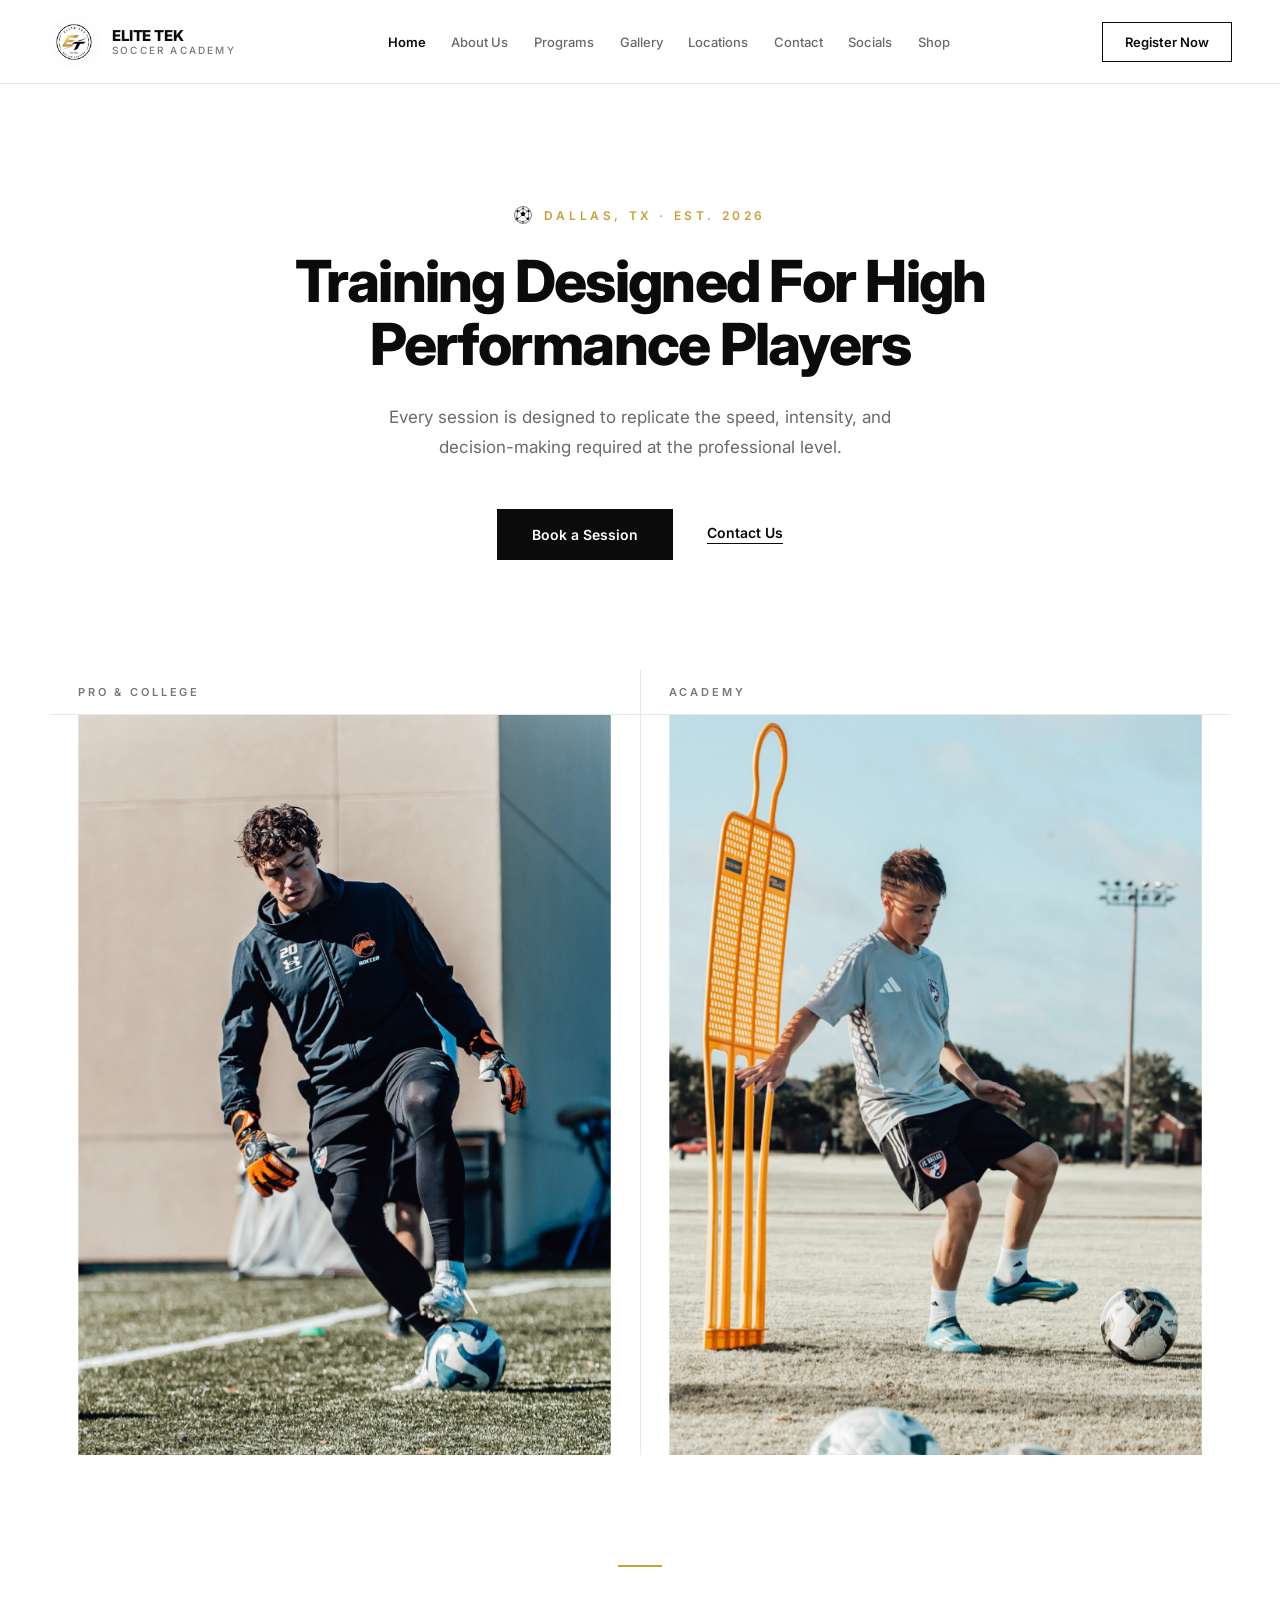
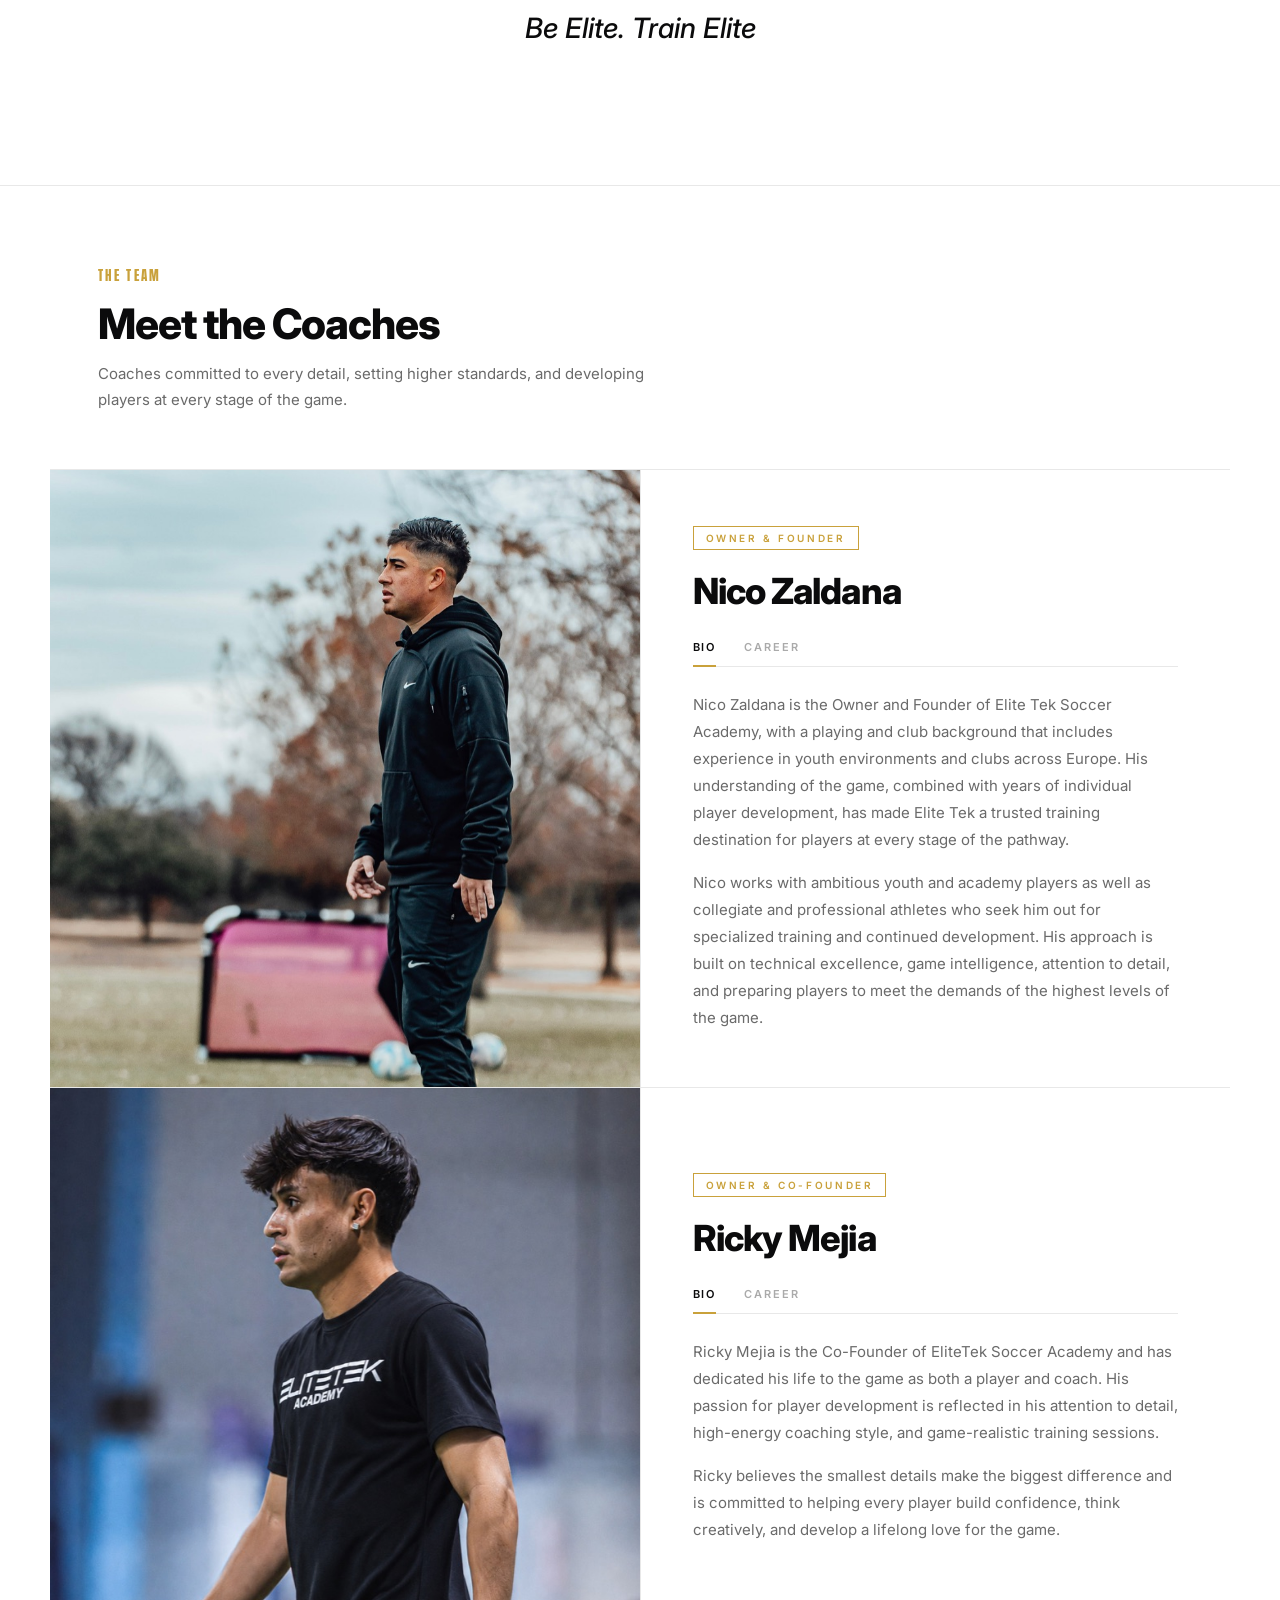
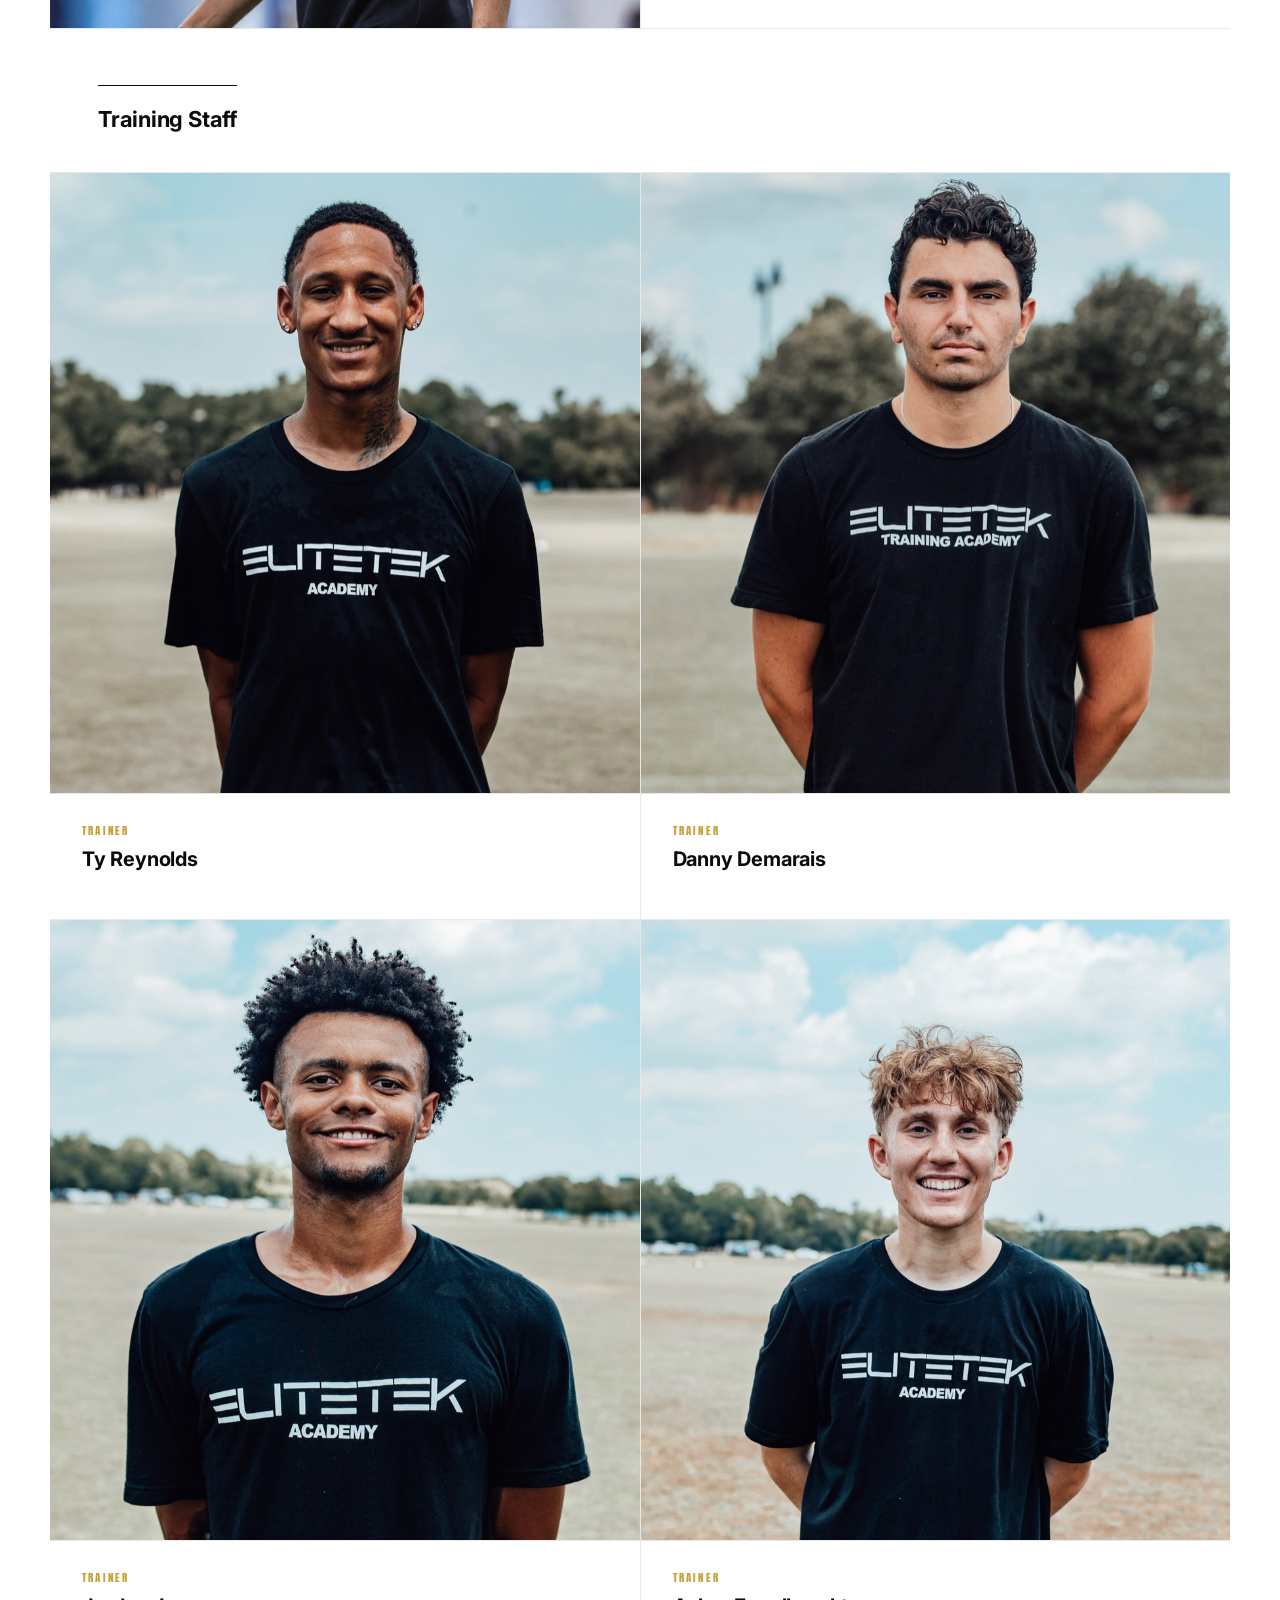
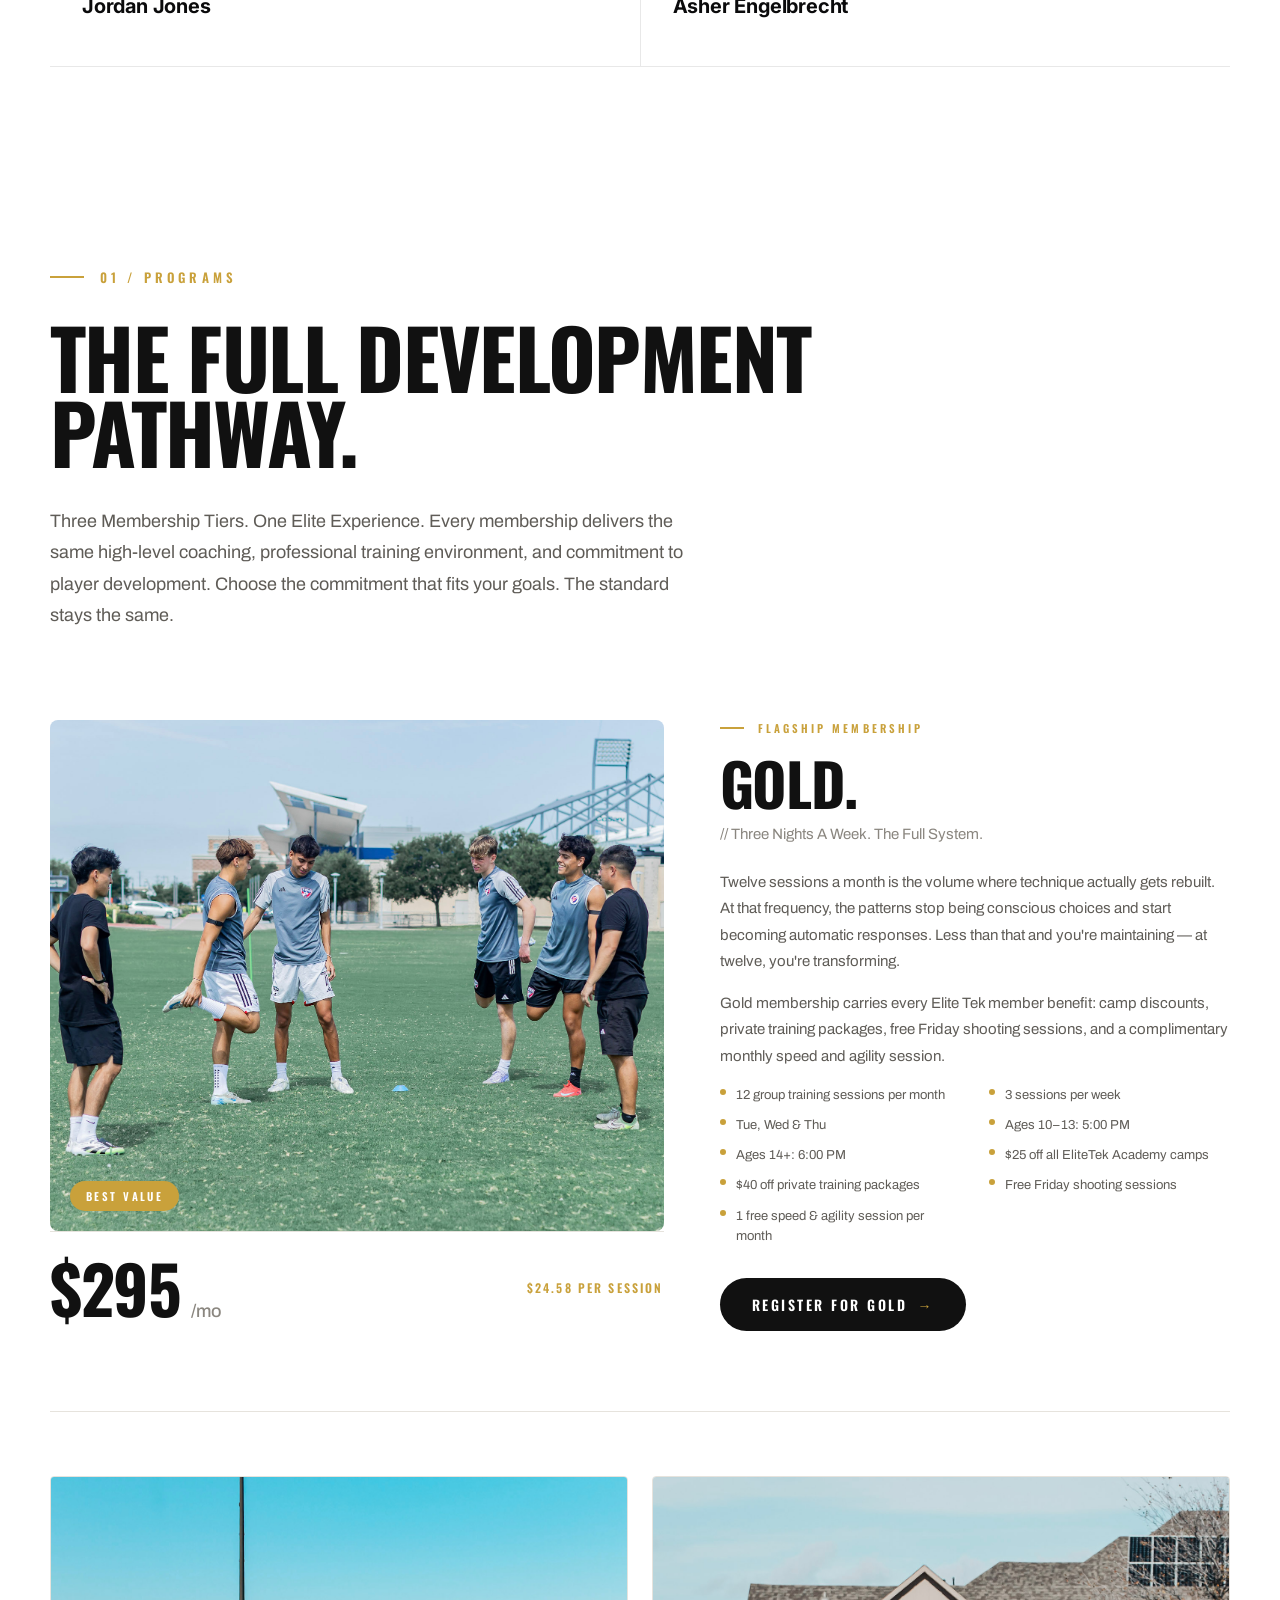
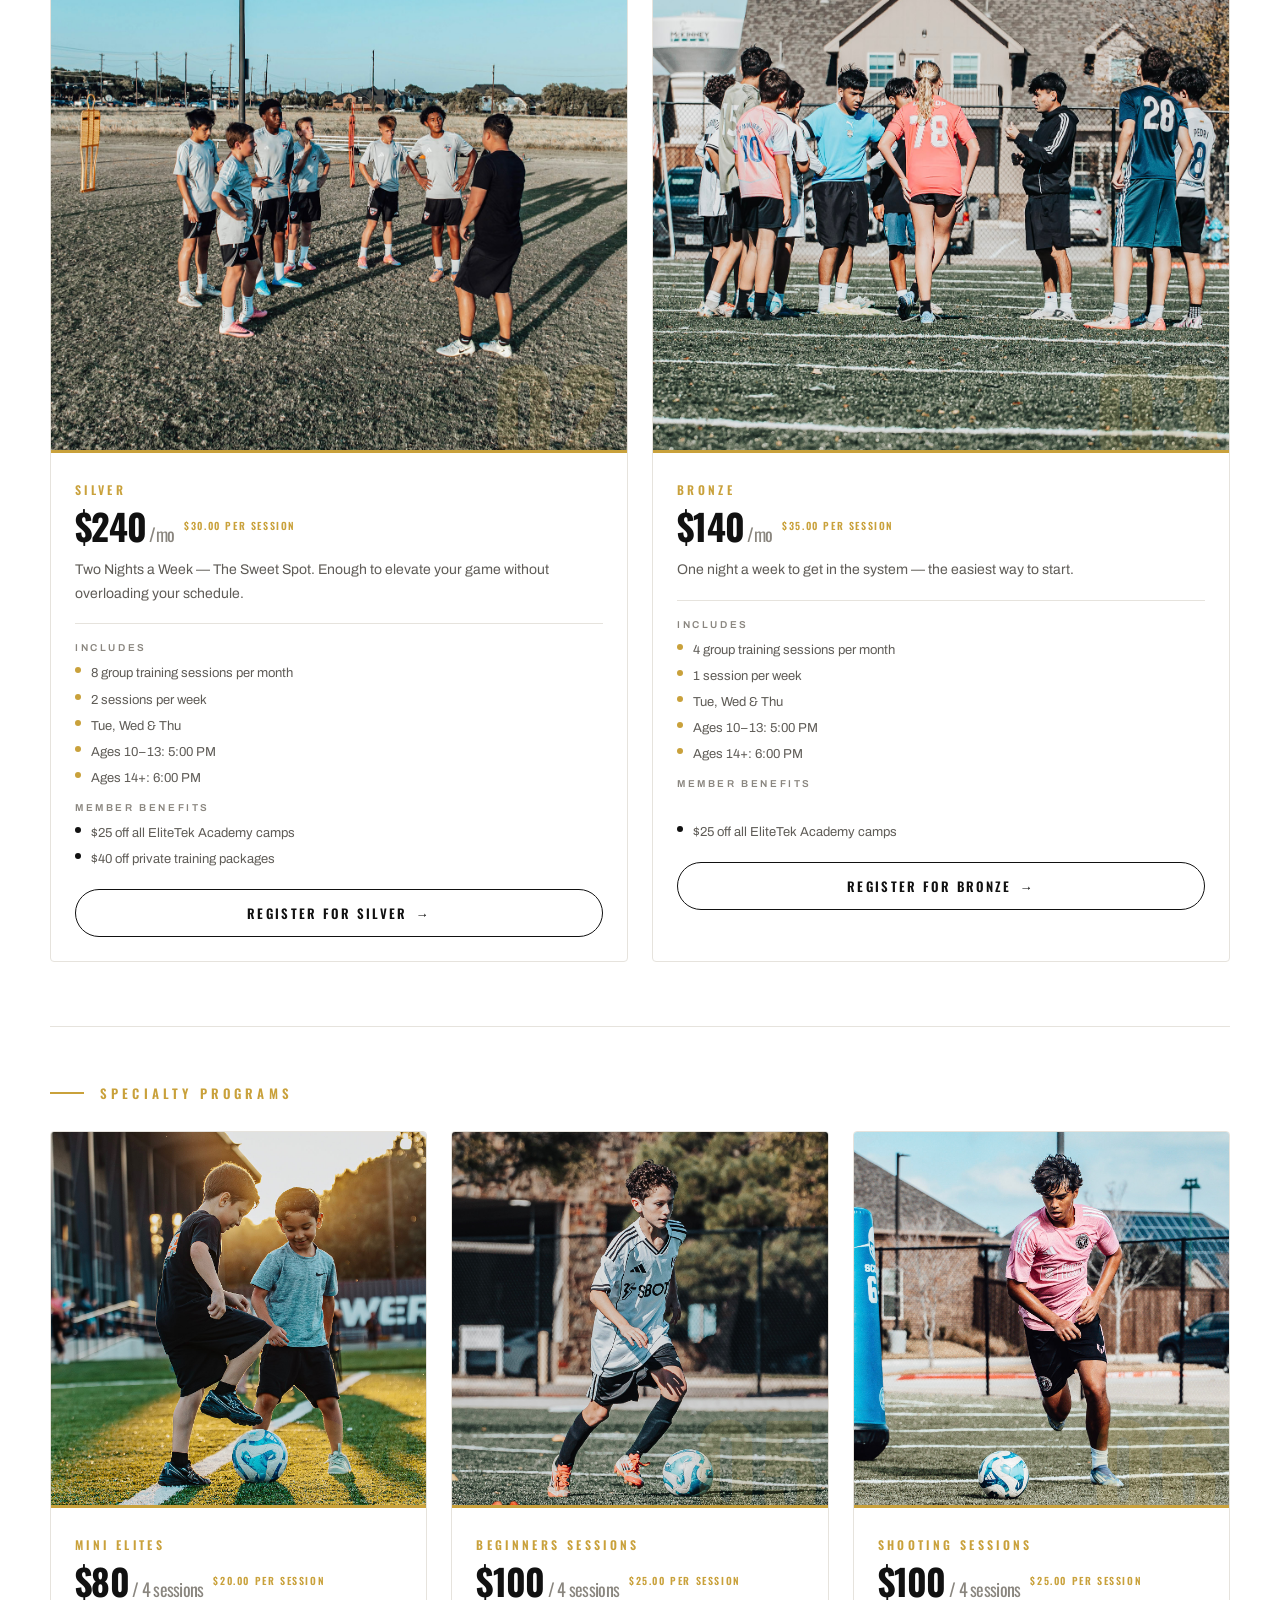
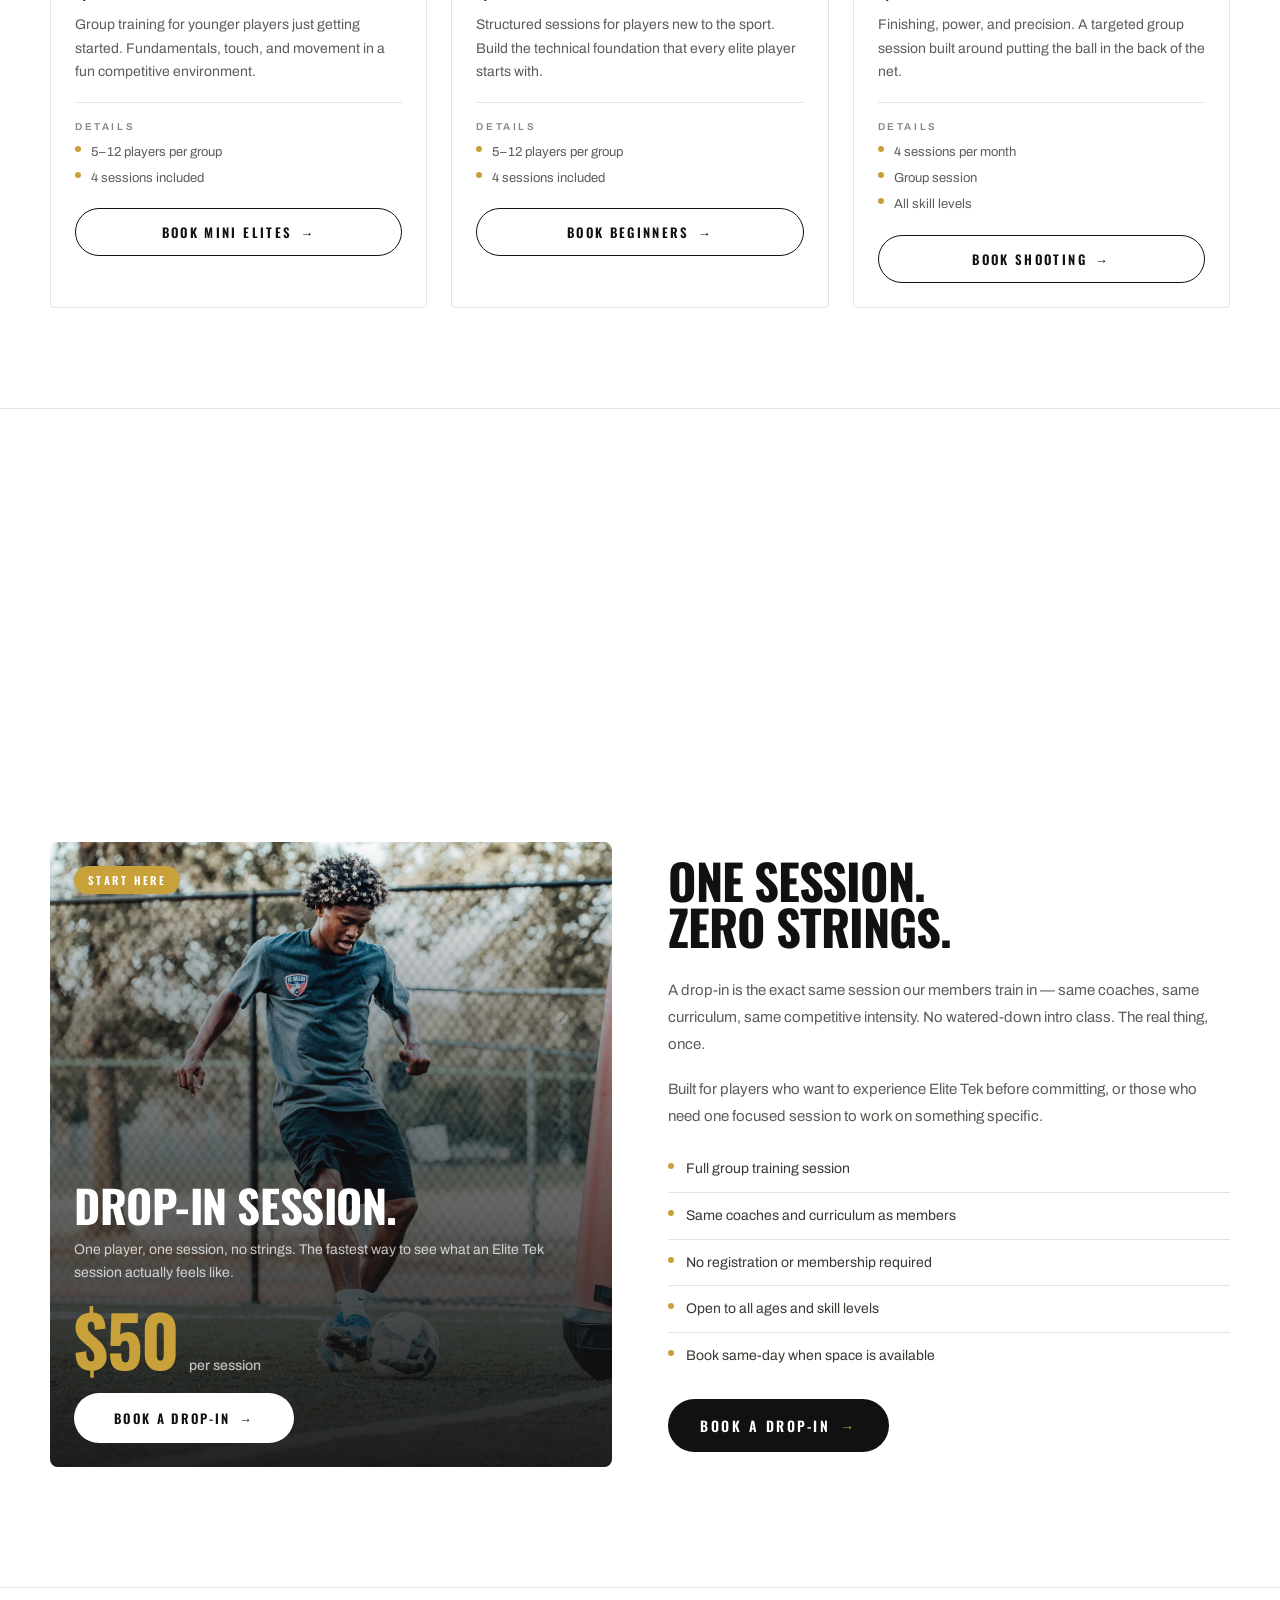
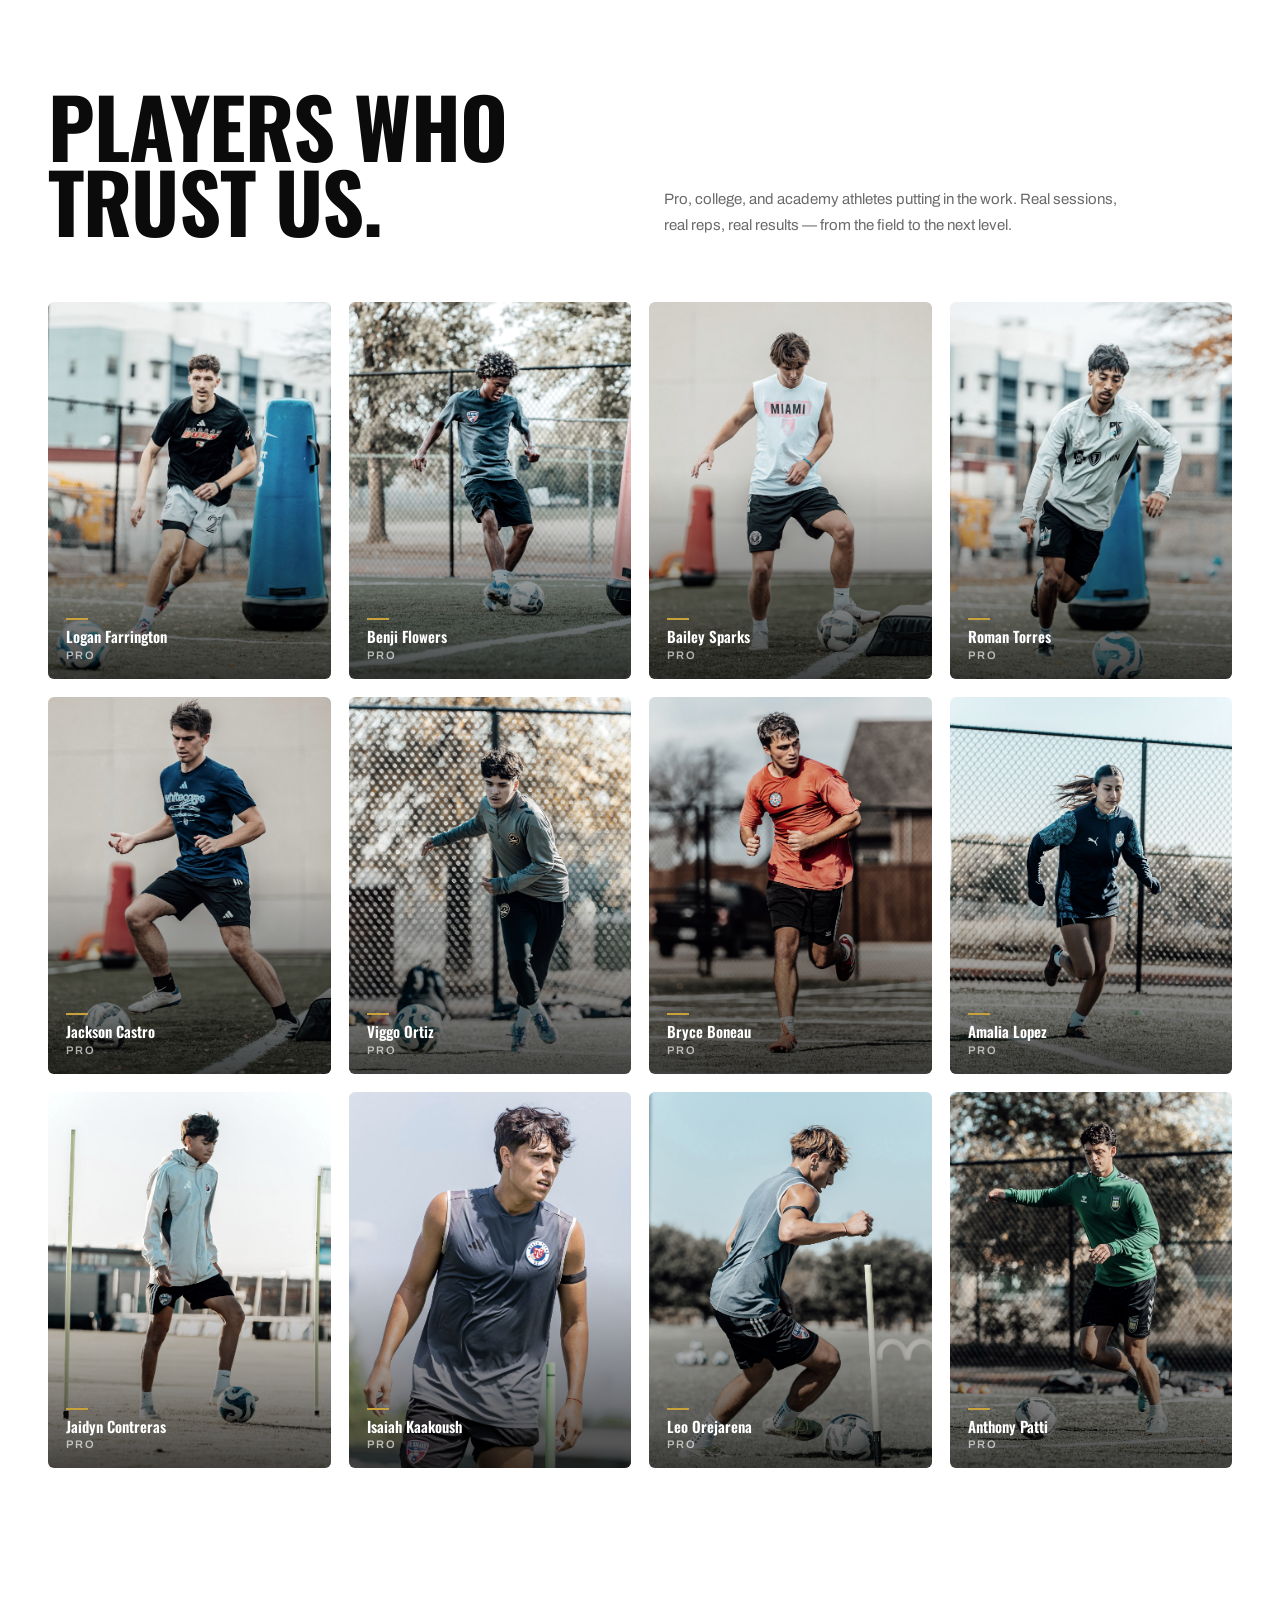
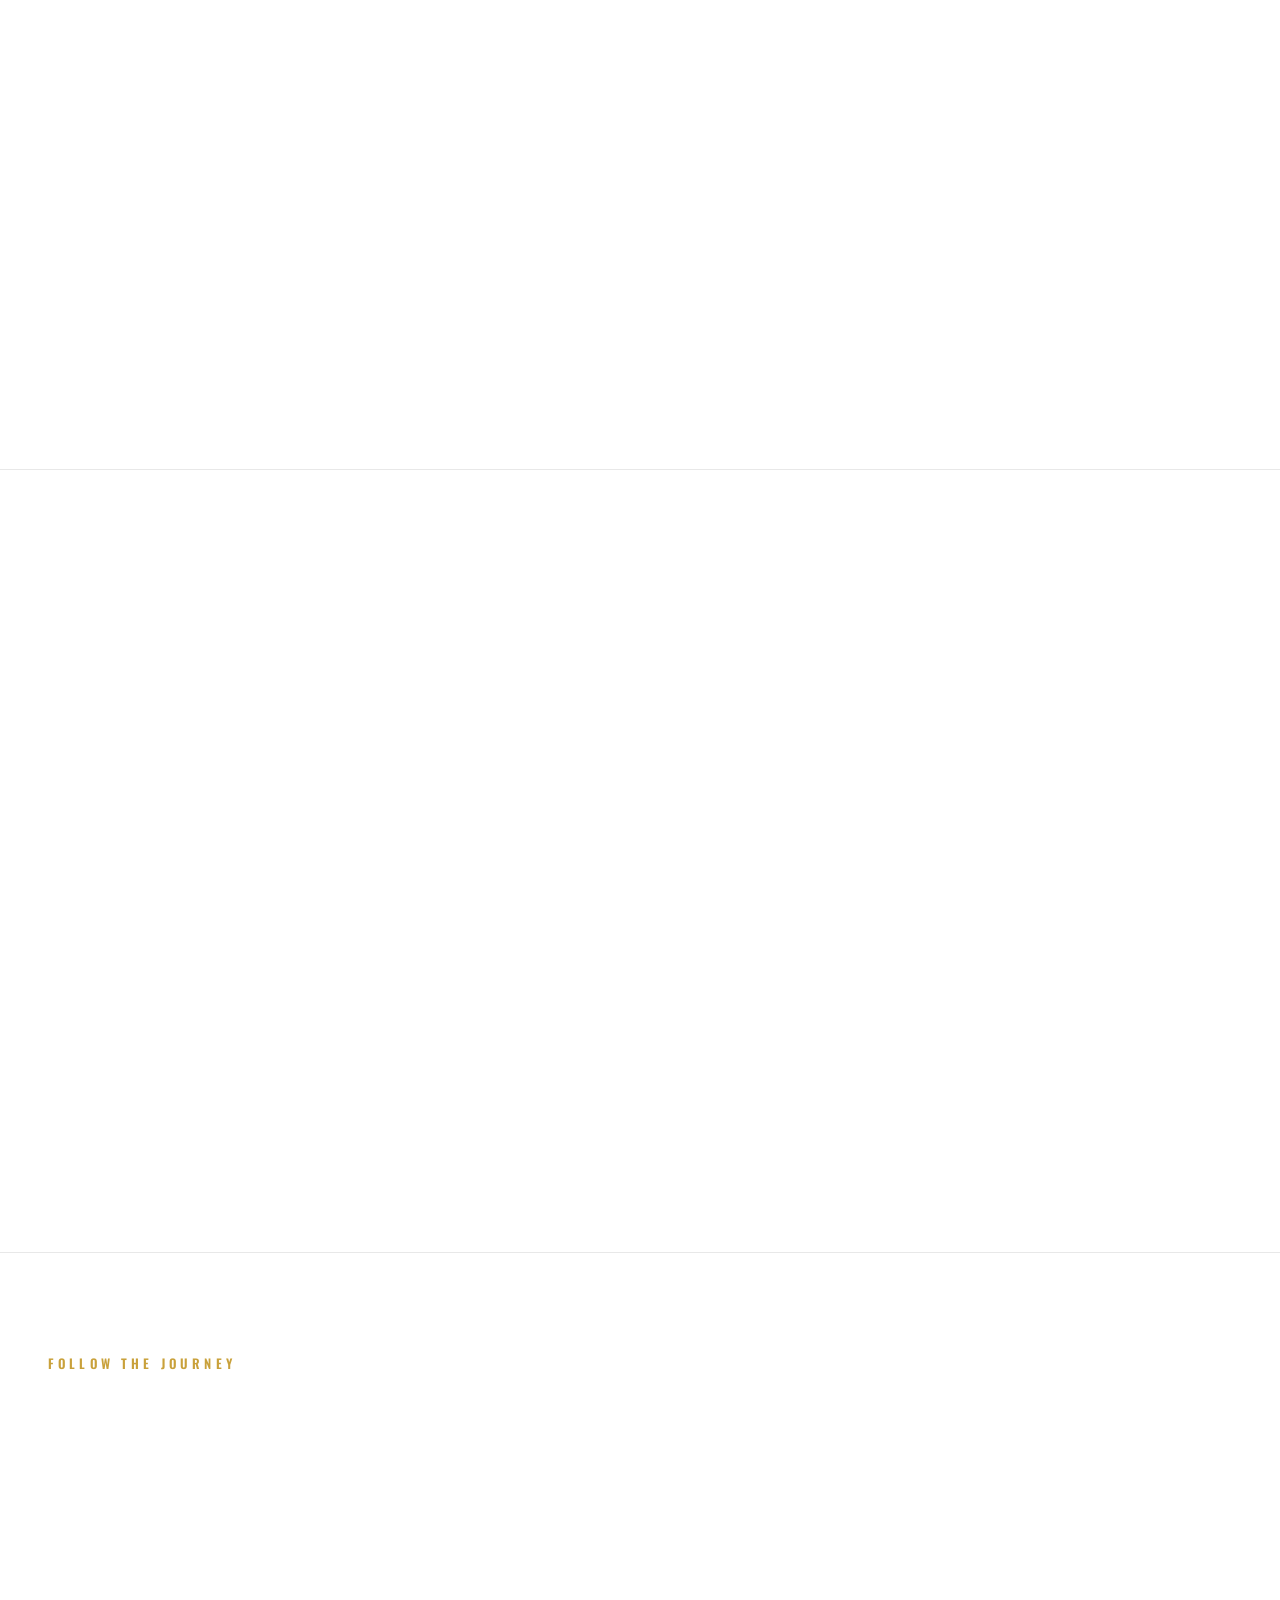
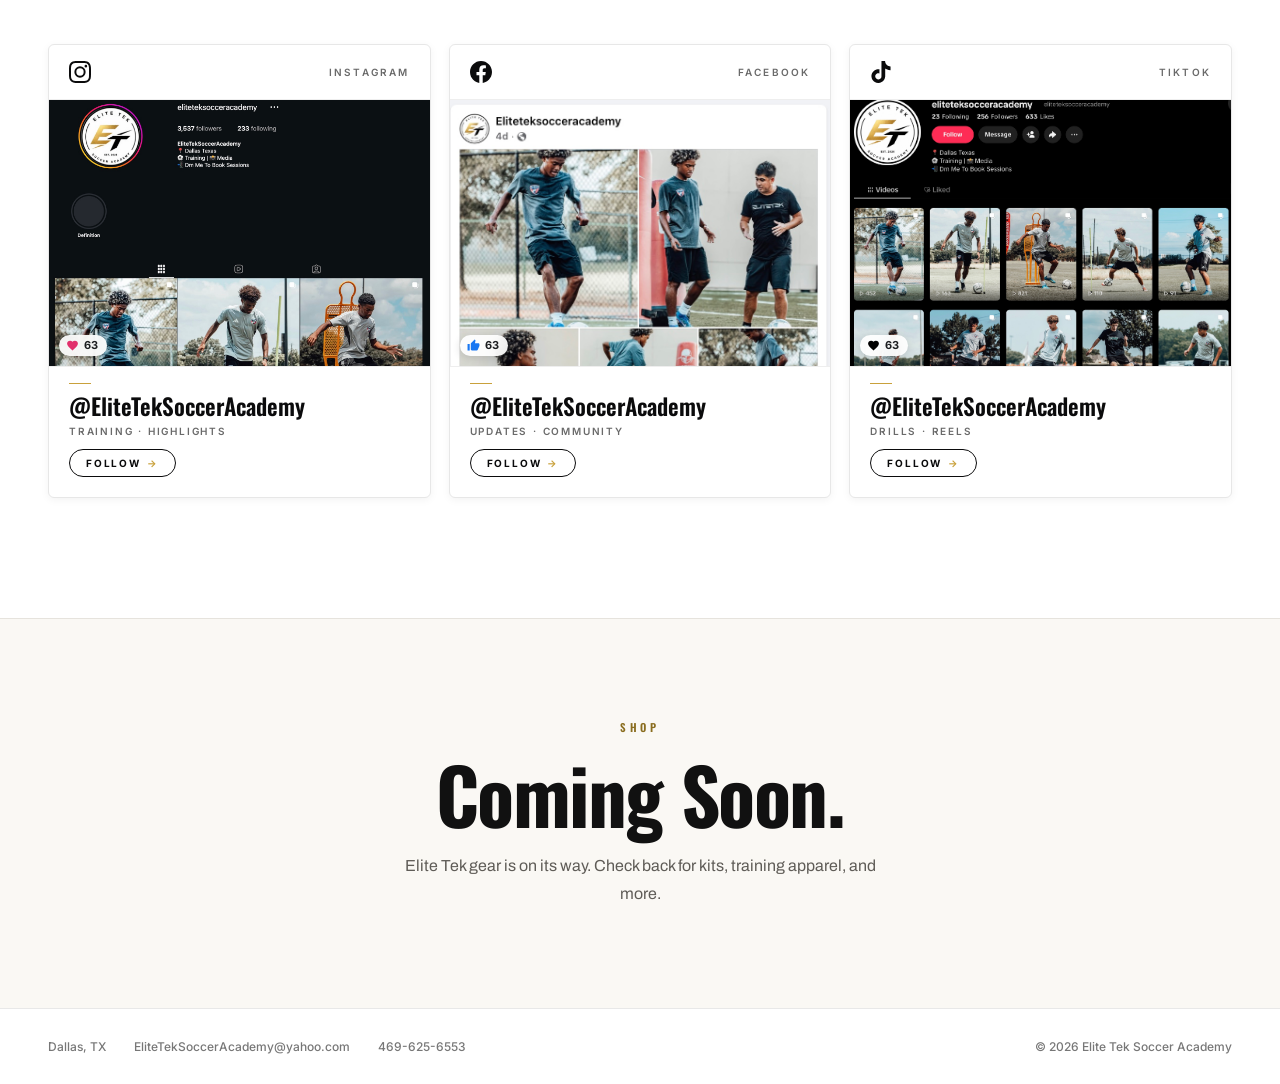
<file: index.html>
<!DOCTYPE html>
<html lang="en">
<head>
    <meta charset="UTF-8">
    <meta name="viewport" content="width=device-width, initial-scale=1.0">
    <title>Elite Tek Soccer Academy — Dallas, TX</title>
    <link rel="preconnect" href="https://fonts.googleapis.com">
    <link rel="preconnect" href="https://fonts.gstatic.com" crossorigin>
    <link rel="stylesheet" href="style.css">
    <link href="https://fonts.googleapis.com/css2?family=Anton&family=Inter:wght@400;500;600;700;800&family=Oswald:wght@600;700&family=Archivo:wght@400;500;600&display=swap" rel="stylesheet">
  
</head>
<body>

    <!-- ── HEADER ── -->
    <header class="header">
        <a href="#" class="header-brand">
            <img
                src="assets/Elite-Tek_logo.png"
                alt="Elite Tek Soccer Academy logo"
                class="header-logo"
                onerror="this.style.display='none';this.nextElementSibling.style.display='flex';"
            >
            <div class="header-logo-fallback">ET</div>
            <div class="header-wordmark">
                <span class="header-wordmark-top">ELITE TEK</span>
                <span class="header-wordmark-sub">Soccer Academy</span>
            </div>
        </a>

        <nav class="header-nav" aria-label="Main navigation">
            <a href="#" class="active">Home</a>
            <a href="#about">About Us</a>
            <a href="#memberships">Programs</a>
            <a href="#gallery">Gallery</a>
            <a href="#locations">Locations</a>
            <a href="#contact">Contact</a>
            <a href="#socials">Socials</a>
            <a href="#shop">Shop</a>
        </nav>

        <div class="header-actions">
            <a href="#memberships" class="btn-register">Register Now</a>
        </div>

        <button
            class="hamburger"
            aria-label="Toggle menu"
            aria-expanded="false"
            onclick="toggleMenu(this)"
        >
            <span></span><span></span><span></span>
        </button>
    </header>

    <!-- Mobile nav drawer -->
    <div class="mobile-menu" id="mobile-menu" aria-hidden="true">
        <a href="#" class="active">Home</a>
        <a href="#about">About Us</a>
        <a href="#memberships">Programs</a>
        <a href="#gallery">Gallery</a>
        <a href="#locations">Locations</a>
        <a href="#contact">Contact</a>
        <a href="#socials">Socials</a>
        <a href="#shop">Shop</a>
        <div class="mobile-menu-actions">
            <a href="#memberships" class="btn-register">Register Now</a>
        </div>
    </div>

    <!-- ── HERO ── -->
    <section class="hero">
        <div class="hero-inner">
            <div class="eyebrow-row" data-reveal="0">
                <svg width="18" height="18" viewBox="0 0 100 100" fill="none" class="hero-ball" aria-hidden="true">
                    <circle cx="50" cy="50" r="47" fill="#fff" stroke="#0b0b0c" stroke-width="3"/>
                    <!-- centre pentagon -->
                    <path d="M50 31 L63 40 L58.5 55 L41.5 55 L37 40 Z" fill="#0b0b0c"/>
                    <!-- top patch -->
                    <path d="M50 4  L55 15 L50 22 L45 15 Z" fill="#0b0b0c"/>
                    <!-- upper-right patch -->
                    <path d="M81 20 L88 31 L80 37 L72 28 Z" fill="#0b0b0c"/>
                    <!-- lower-right patch -->
                    <path d="M85 64 L82 77 L72 78 L67 65 Z" fill="#0b0b0c"/>
                    <!-- lower-left patch -->
                    <path d="M15 64 L28 65 L18 78 L11 77 Z" fill="#0b0b0c"/>
                    <!-- upper-left patch -->
                    <path d="M19 20 L28 28 L20 37 L12 31 Z" fill="#0b0b0c"/>
                    <!-- seam lines centre→top / centre→upper-right / etc -->
                    <line x1="50" y1="31" x2="50" y2="22"   stroke="#0b0b0c" stroke-width="2.5"/>
                    <line x1="63" y1="40" x2="72" y2="28"   stroke="#0b0b0c" stroke-width="2.5"/>
                    <line x1="58.5" y1="55" x2="67" y2="65" stroke="#0b0b0c" stroke-width="2.5"/>
                    <line x1="41.5" y1="55" x2="28" y2="65" stroke="#0b0b0c" stroke-width="2.5"/>
                    <line x1="37" y1="40" x2="28" y2="28"   stroke="#0b0b0c" stroke-width="2.5"/>
                    <!-- outer ring seams -->
                    <line x1="55" y1="15" x2="72" y2="28"   stroke="#0b0b0c" stroke-width="2.5"/>
                    <line x1="80" y1="37" x2="82" y2="77"   stroke="#0b0b0c" stroke-width="2.5"/>
                    <line x1="72" y1="78" x2="55" y2="87"   stroke="#0b0b0c" stroke-width="2.5"/>
                    <line x1="45" y1="87" x2="18" y2="78"   stroke="#0b0b0c" stroke-width="2.5"/>
                    <line x1="11" y1="77" x2="20" y2="37"   stroke="#0b0b0c" stroke-width="2.5"/>
                    <line x1="28" y1="28" x2="45" y2="15"   stroke="#0b0b0c" stroke-width="2.5"/>
                    <!-- bottom patch (partially clipped by circle) -->
                    <path d="M50 96 L55 87 L50 80 L45 87 Z" fill="#0b0b0c"/>
                </svg>
                <p class="eyebrow">Dallas, TX · Est. 2026</p>
            </div>
            <h1 data-reveal="100">Training Designed For High Performance Players</h1>
            <p class="hero-sub" data-reveal="200">Every session is designed to replicate the speed, intensity, and decision-making required at the professional level.</p>
            <div class="hero-ctas" data-reveal="300">
                <a href="#memberships" class="btn-primary">Book a Session</a>
                <a href="#contact" class="btn-text-link">Contact Us</a>
            </div>
        </div>
    </section>

    <!-- ── PHOTO SLIDESHOW ── -->
    <div class="photo-row" aria-hidden="true">

        
        <div class="photo-column">
            <div class="photo-label">Pro &amp; College</div>
            <div class="photo-panel" id="slide-left">
                <img src="PlayerPhotos/Pro/IMG_0758.jpeg"     class="slide active" alt="">
                <img src="PlayerPhotos/Pro/IMG_1833.jpeg"     class="slide" alt="">
                <img src="PlayerPhotos/Pro/IMG_1853.jpeg"     class="slide" alt="">
                <img src="PlayerPhotos/Pro/IMG_1957.jpeg"     class="slide" alt="">
                <img src="PlayerPhotos/Pro/IMG_4092.jpeg"     class="slide" alt="">
                <img src="PlayerPhotos/College/IMG_0772.jpeg" class="slide" alt="">
                <img src="PlayerPhotos/College/IMG_1675.jpeg" class="slide" alt="">
                <img src="PlayerPhotos/College/IMG_2036.jpeg" class="slide" alt="">
                <img src="PlayerPhotos/College/IMG_4350.jpeg" class="slide" alt="">
                <img src="PlayerPhotos/College/IMG_4518.jpeg" class="slide" alt="">
            </div>
        </div>
        <div class="photo-column">
            <div class="photo-label">Academy</div>
            <div class="photo-panel" id="slide-right">
                <img src="PlayerPhotos/Academy/IMG_0307.jpeg" class="slide active" alt="">
                <img src="PlayerPhotos/Academy/IMG_0463.jpeg" class="slide" alt="">
                <img src="PlayerPhotos/Academy/IMG_0586.jpeg" class="slide" alt="">
                <img src="PlayerPhotos/Academy/IMG_0897.jpeg" class="slide" alt="">
                <img src="PlayerPhotos/Academy/IMG_1025.jpeg" class="slide" alt="">
                <img src="PlayerPhotos/Academy/IMG_1085.jpeg" class="slide" alt="">
                <img src="PlayerPhotos/Academy/IMG_1134.jpeg" class="slide" alt="">
                <img src="PlayerPhotos/Academy/IMG_1295.jpeg" class="slide" alt="">
                <img src="PlayerPhotos/Academy/IMG_1475.jpeg" class="slide" alt="">
                <img src="PlayerPhotos/Academy/IMG_1631.jpeg" class="slide" alt="">
            </div>
        </div>
    </div>

    <!-- ── PULL QUOTE ── -->
    <section class="pull-quote">
        <div class="pull-quote-inner">
            <div class="quote-rule" data-reveal="0"></div>
            <p class="quote-text" data-reveal="120">Be Elite. Train Elite</p>
        </div>
    </section>


    <!-- ── ABOUT ── -->
    <section class="about-section" id="about">

        <div class="about-header" data-reveal="0">
            <span class="col-number">THE TEAM</span>
            <h2 class="about-heading">Meet the Coaches</h2>
            <p class="about-sub">Coaches committed to every detail, setting higher standards, and developing players at every stage of the game.</p>
        </div>

        <!-- Owner feature -->
        <div class="about-owner">
            <div class="about-owner-photo">
                <img src="assets/Nico-Zaldana-owner.jpeg" alt="Nico Zaldana — Founder &amp; Head Coach">
            </div>
            <div class="about-owner-content">
                <span class="about-badge">Owner &amp; Founder</span>
                <h3 class="about-owner-name">Nico Zaldana</h3>
                <div class="about-tabs" role="tablist">
                    <button class="about-tab active" data-tab="bio-nico" role="tab" aria-selected="true">Bio</button>
                    <button class="about-tab" data-tab="career-nico" role="tab" aria-selected="false">Career</button>
                </div>
                <div class="about-tab-panel active" id="bio-nico" role="tabpanel">
                    <p class="about-owner-bio">Nico Zaldana is the Owner and Founder of Elite Tek Soccer Academy, with a playing and club background that includes experience in youth environments and clubs across Europe. His understanding of the game, combined with years of individual player development, has made Elite Tek a trusted training destination for players at every stage of the pathway.  </p>
                    <p class="about-owner-bio">Nico works with ambitious youth and academy players as well as collegiate and professional athletes who seek him out for specialized training and continued development. His approach is built on technical excellence, game intelligence, attention to detail, and preparing players to meet the demands of the highest levels of the game.</p>
                </div>
                <div class="about-tab-panel" id="career-nico" role="tabpanel">
                    <ul class="about-experience-list">
                        <li class="about-experience-item"><span>Ajax Academy</span><span class="about-experience-year">Netherlands · 2007</span></li>
                        <li class="about-experience-item"><span>Feyenoord Academy</span><span class="about-experience-year">Netherlands · 2008</span></li>
                        <li class="about-experience-item"><span>DC United Academy</span><span class="about-experience-year">USA · 2009</span></li>
                        <li class="about-experience-item"><span>Getafe Academy</span><span class="about-experience-year">Spain · 2010</span></li>
                        <li class="about-experience-item"><span>Español Academy</span><span class="about-experience-year">Spain · 2011</span></li>
                        <li class="about-experience-item"><span>Orlando City Academy</span><span class="about-experience-year">USA · 2012</span></li>
                        <li class="about-experience-item"><span>FC Dallas Academy</span><span class="about-experience-year">USA · 2013</span></li>
                        <li class="about-experience-item"><span>Málaga CF</span><span class="about-experience-year">Spain · 2014</span></li>
                        <li class="about-experience-item"><span>Jacksonville Armada</span><span class="about-experience-year">USA · 2015</span></li>
                    </ul>
                </div>
            </div>
        </div>

        <!-- Second owner -->
        <div class="about-owner about-owner--reverse">
            <div class="about-owner-content">
                <span class="about-badge">Owner &amp; Co-Founder</span>
                <h3 class="about-owner-name">Ricky Mejia</h3>
                <div class="about-tabs" role="tablist">
                    <button class="about-tab active" data-tab="bio-ricky" role="tab" aria-selected="true">Bio</button>
                    <button class="about-tab" data-tab="career-ricky" role="tab" aria-selected="false">Career</button>
                </div>
                <div class="about-tab-panel active" id="bio-ricky" role="tabpanel">
                    <p class="about-owner-bio">Ricky Mejia is the Co-Founder of EliteTek Soccer Academy and has dedicated his life to the game as both a player and coach. His passion for player development is reflected in his attention to detail, high-energy coaching style, and game-realistic training sessions. </p>
                    <p class="about-owner-bio">Ricky believes the smallest details make the biggest difference and is committed to helping every player build confidence, think creatively, and develop a lifelong love for the game.</p>
                </div>
                <div class="about-tab-panel" id="career-ricky" role="tabpanel">
                    <ul class="about-experience-list">
                        <li class="about-experience-item"><span>Atlas Academy</span><span class="about-experience-year">Mexico · 2002–2003</span></li>
                        <li class="about-experience-item"><span>FC Dallas MLS Next / DA</span><span class="about-experience-year">USA · 2008–2012</span></li>
                        <li class="about-experience-item"><span>FC Dallas Reserve Team</span><span class="about-experience-year">USA · 2011–2012</span></li>
                        <li class="about-experience-item"><span>Richland College</span><span class="about-experience-year">USA · 2013–2014</span></li>
                        <li class="about-experience-item"><span>Mexico Futsal National Team</span><span class="about-experience-year">2014–2015</span></li>
                        <li class="about-experience-item"><span>Fort Worth Vaqueros</span><span class="about-experience-year">Semi-Pro · 2014–2016</span></li>
                    </ul>
                </div>
            </div>
            <div class="about-owner-photo">
                <img src="assets/ricky-mejia.jpeg" alt="Ricky Mejia — Head Coach">

            </div>
        </div>

        <!-- Trainers -->
        <div class="about-staff-header" data-reveal="0">
            <h3 class="about-staff-heading">Training Staff</h3>
        </div>

        <div class="about-trainers-grid">

            <div class="trainer-card" data-reveal="0">
                <div class="trainer-photo">
                    <img src="assets/Ty-Reynolds.jpeg" alt="Ty Reynolds">
                </div>
                <div class="trainer-info">
                    <p class="trainer-role">Trainer</p>
                    <h4 class="trainer-name">Ty Reynolds</h4>
                </div>
            </div>

            <div class="trainer-card" data-reveal="80">
                <div class="trainer-photo">
                    <img src="assets/Danny-Demarais.jpeg" alt="Danny Demarais">
                </div>
                <div class="trainer-info">
                    <p class="trainer-role">Trainer</p>
                    <h4 class="trainer-name">Danny Demarais</h4>
                </div>
            </div>

            <div class="trainer-card" data-reveal="0">
                <div class="trainer-photo trainer-photo--jordan">
                    <img src="assets/Jordan-Jones.jpeg" alt="Jordan Jones">
                </div>
                <div class="trainer-info">
                    <p class="trainer-role">Trainer</p>
                    <h4 class="trainer-name">Jordan Jones</h4>
                </div>
            </div>

            <div class="trainer-card" data-reveal="80">
                <div class="trainer-photo">
                    <img src="assets/Asher-Engelbrecht.jpeg" alt="Asher Engelbrecht">
                </div>
                <div class="trainer-info">
                    <p class="trainer-role">Trainer</p>
                    <h4 class="trainer-name">Asher Engelbrecht</h4>
                </div>
            </div>

        </div>

    </section>

    <!-- ── PROGRAMS ── -->
    <section class="programs-section" id="memberships">

        <div class="programs-intro" data-reveal="0">
            <div class="programs-eyebrow-row">
                <span class="programs-eyebrow-rule"></span>
                <span class="programs-eyebrow-label">01 / PROGRAMS</span>
            </div>
            <h2 class="programs-headline">THE FULL DEVELOPMENT<br>PATHWAY.</h2>
            <p class="programs-intro-para">Three Membership Tiers. One Elite Experience. Every membership delivers the same high-level coaching, professional training environment, and commitment to player development. Choose the commitment that fits your goals. The standard stays the same.</p>
        </div>

        <div class="programs-flagship" data-reveal="0">
            <div class="programs-flagship-left">
                <div class="programs-flagship-photo-wrap">
                    <img src="assets/Membership-photos/gold-membership.jpeg" alt="Elite Tek training session" class="programs-flagship-img">
                    <span class="programs-best-value-pill">Best Value</span>
                </div>
                <div class="programs-price-bar">
                    <span class="programs-price-amount">$295</span>
                    <span class="programs-price-mo">/mo</span>
                    <span class="programs-price-session">$24.58 PER SESSION</span>
                </div>
            </div>
            <div class="programs-flagship-right">
                <div class="programs-tier-eyebrow-row">
                    <span class="programs-tier-rule"></span>
                    <span class="programs-tier-eyebrow-label">FLAGSHIP MEMBERSHIP</span>
                </div>
                <h3 class="programs-gold-name">GOLD.</h3>
                <p class="programs-gold-tagline">// Three Nights A Week. The Full System.</p>
                <p class="programs-gold-body">Twelve sessions a month is the volume where technique actually gets rebuilt. At that frequency, the patterns stop being conscious choices and start becoming automatic responses. Less than that and you're maintaining — at twelve, you're transforming.</p>
                <p class="programs-gold-body">Gold membership carries every Elite Tek member benefit: camp discounts, private training packages, free Friday shooting sessions, and a complimentary monthly speed and agility session.</p>
                <ul class="programs-bullets-grid" id="gold-bullets"></ul>
                <a href="https://buy.stripe.com/4gMbJ354K6VN2Je5EE33W03" target="_blank" rel="noopener" class="programs-cta-pill">REGISTER FOR GOLD <span aria-hidden="true">→</span></a>
            </div>
        </div>

        <div class="programs-supporting-grid">

            <!-- SILVER -->
            <div class="prog-card" data-reveal="0">
                <div class="prog-card-photo-wrap">
                    <img src="assets/Membership-photos/silver-membership.jpeg" alt="Elite Tek Silver membership" class="prog-card-photo">
                    <span class="prog-card-num" aria-hidden="true">02</span>
                </div>
                <div class="prog-card-body">
                    <p class="prog-card-tier">Silver</p>
                    <div class="prog-card-price-row">
                        <span class="prog-card-price">$240<span class="prog-card-price-mo"> /mo</span></span>
                        <span class="prog-card-per-session">$30.00 PER SESSION</span>
                    </div>
                    <p class="prog-card-blurb">Two Nights a Week — The Sweet Spot. Enough to elevate your game without overloading your schedule.</p>
                    <p class="prog-card-list-label">Includes</p>
                    <ul class="prog-card-list">
                        <li><span class="prog-card-dot prog-card-dot--gold" aria-hidden="true"></span>8 group training sessions per month</li>
                        <li><span class="prog-card-dot prog-card-dot--gold" aria-hidden="true"></span>2 sessions per week</li>
                        <li><span class="prog-card-dot prog-card-dot--gold" aria-hidden="true"></span>Tue, Wed &amp; Thu</li>
                        <li><span class="prog-card-dot prog-card-dot--gold" aria-hidden="true"></span>Ages 10–13: 5:00 PM</li>
                        <li><span class="prog-card-dot prog-card-dot--gold" aria-hidden="true"></span>Ages 14+: 6:00 PM</li>
                    </ul>
                    <p class="prog-card-list-label">Member Benefits</p>
                    <ul class="prog-card-list">
                        <li><span class="prog-card-dot prog-card-dot--dark" aria-hidden="true"></span>$25 off all EliteTek Academy camps</li>
                        <li><span class="prog-card-dot prog-card-dot--dark" aria-hidden="true"></span>$40 off private training packages</li>
                    </ul>
                    <a href="https://buy.stripe.com/14A3cxap41Bt0B60kk33W02" target="_blank" rel="noopener" class="prog-card-cta">Register for Silver <span aria-hidden="true">→</span></a>
                </div>
            </div>

            <!-- BRONZE -->
            <div class="prog-card" data-reveal="90">
                <div class="prog-card-photo-wrap">
                    <img src="assets/Membership-photos/bronze-membership.jpeg" alt="Elite Tek Bronze membership" class="prog-card-photo">
                    <span class="prog-card-num" aria-hidden="true">03</span>
                </div>
                <div class="prog-card-body">
                    <p class="prog-card-tier">Bronze</p>
                    <div class="prog-card-price-row">
                        <span class="prog-card-price">$140<span class="prog-card-price-mo"> /mo</span></span>
                        <span class="prog-card-per-session">$35.00 PER SESSION</span>
                    </div>
                    <p class="prog-card-blurb">One night a week to get in the system — the easiest way to start.</p>
                    <p class="prog-card-list-label">Includes</p>
                    <ul class="prog-card-list">
                        <li><span class="prog-card-dot prog-card-dot--gold" aria-hidden="true"></span>4 group training sessions per month</li>
                        <li><span class="prog-card-dot prog-card-dot--gold" aria-hidden="true"></span>1 session per week</li>
                        <li><span class="prog-card-dot prog-card-dot--gold" aria-hidden="true"></span>Tue, Wed &amp; Thu</li>
                        <li><span class="prog-card-dot prog-card-dot--gold" aria-hidden="true"></span>Ages 10–13: 5:00 PM</li>
                        <li><span class="prog-card-dot prog-card-dot--gold" aria-hidden="true"></span>Ages 14+: 6:00 PM</li>
                    </ul>
                    <p class="prog-card-list-label">Member Benefits</p>
                    <ul class="prog-card-list prog-card-2nd">
                        <li><span class="prog-card-dot prog-card-dot--dark" aria-hidden="true"></span>$25 off all EliteTek Academy camps</li>
                    </ul>
                    <a href="https://buy.stripe.com/14A5kFcxccg75VqaYY33W01" target="_blank" rel="noopener" class="prog-card-cta">Register for Bronze <span aria-hidden="true">→</span></a>
                </div>
            </div>

        </div>

        <div class="programs-specialty-divider" data-reveal="0">
            <span class="programs-eyebrow-rule"></span>
            <span class="programs-specialty-label">SPECIALTY PROGRAMS</span>
        </div>

        <div class="programs-specialty-grid">

            <!-- MINI ELITES -->
            <div class="prog-card" data-reveal="0">
                <div class="prog-card-photo-wrap">
                    <img src="assets/Membership-photos/mini-elites.jpeg" alt="Mini Elites program" class="prog-card-photo">
                    <span class="prog-card-num" aria-hidden="true">04</span>
                </div>
                <div class="prog-card-body">
                    <p class="prog-card-tier">Mini Elites</p>
                    <div class="prog-card-price-row">
                        <span class="prog-card-price">$80<span class="prog-card-price-mo"> / 4 sessions</span></span>
                        <span class="prog-card-per-session">$20.00 PER SESSION</span>
                    </div>
                    <p class="prog-card-blurb">Group training for younger players just getting started. Fundamentals, touch, and movement in a fun competitive environment.</p>
                    <p class="prog-card-list-label">Details</p>
                    <ul class="prog-card-list">
                        <li><span class="prog-card-dot prog-card-dot--gold" aria-hidden="true"></span>5–12 players per group</li>
                        <li><span class="prog-card-dot prog-card-dot--gold" aria-hidden="true"></span>4 sessions included</li>
                    </ul>
                    <a href="https://buy.stripe.com/eVqaEZeFk93V97Ceba33W05" target="_blank" rel="noopener" class="prog-card-cta">Book Mini Elites <span aria-hidden="true">→</span></a>
                </div>
            </div>

            <!-- BEGINNERS SESSIONS -->
            <div class="prog-card" data-reveal="90">
                <div class="prog-card-photo-wrap fix-card-photo">
                    <img src="assets/new-beg.jpeg" alt="Beginners Sessions" class="prog-card-photo">
                    <span class="prog-card-num" aria-hidden="true">05</span>
                </div>
                <div class="prog-card-body">
                    <p class="prog-card-tier">Beginners Sessions</p>
                    <div class="prog-card-price-row">
                        <span class="prog-card-price">$100<span class="prog-card-price-mo"> / 4 sessions</span></span>
                        <span class="prog-card-per-session">$25.00 PER SESSION</span>
                    </div>
                    <p class="prog-card-blurb">Structured sessions for players new to the sport. Build the technical foundation that every elite player starts with.</p>
                    <p class="prog-card-list-label">Details</p>
                    <ul class="prog-card-list">
                        <li><span class="prog-card-dot prog-card-dot--gold" aria-hidden="true"></span>5–12 players per group</li>
                        <li><span class="prog-card-dot prog-card-dot--gold" aria-hidden="true"></span>4 sessions included</li>
                    </ul>
                    <a href="https://buy.stripe.com/dRmfZjap4eof2Je1oo33W04" target="_blank" rel="noopener" class="prog-card-cta">Book Beginners <span aria-hidden="true">→</span></a>
                </div>
            </div>

            <!-- SHOOTING SESSIONS -->
            <div class="prog-card" data-reveal="180">
                <div class="prog-card-photo-wrap">
                    <img src="assets/Membership-photos/shooting.jpeg" alt="Shooting Sessions" class="prog-card-photo">
                    <span class="prog-card-num" aria-hidden="true">06</span>
                </div>
                <div class="prog-card-body">
                    <p class="prog-card-tier">Shooting Sessions</p>
                    <div class="prog-card-price-row">
                        <span class="prog-card-price">$100<span class="prog-card-price-mo"> / 4 sessions</span></span>
                        <span class="prog-card-per-session">$25.00 PER SESSION</span>
                    </div>
                    <p class="prog-card-blurb">Finishing, power, and precision. A targeted group session built around putting the ball in the back of the net.</p>
                    <p class="prog-card-list-label">Details</p>
                    <ul class="prog-card-list">
                        <li><span class="prog-card-dot prog-card-dot--gold" aria-hidden="true"></span>4 sessions per month</li>
                        <li><span class="prog-card-dot prog-card-dot--gold" aria-hidden="true"></span>Group session</li>
                        <li><span class="prog-card-dot prog-card-dot--gold" aria-hidden="true"></span>All skill levels</li>
                    </ul>
                    <a href="https://buy.stripe.com/9B614p2WCgwn2Je7MM33W00" target="_blank" rel="noopener" class="prog-card-cta">Book Shooting <span aria-hidden="true">→</span></a>
                </div>
            </div>

        </div>

    </section>

    <!-- ── TRAIN WITHOUT COMMITTING ── -->
    <section class="dropin-section" id="dropin">

        <div class="dropin-intro" data-reveal="0">
            <div class="dropin-eyebrow-row">
                <span class="dropin-eyebrow-rule"></span>
                <span class="dropin-eyebrow-label">02 / NO MEMBERSHIP REQUIRED</span>
            </div>
            <h2 class="dropin-headline">TRAIN WITHOUT<br>COMMITTING.</h2>
            <p class="dropin-intro-para">Not ready for a monthly tier? Book a single drop-in session and experience what Elite Tek training actually feels like.</p>
        </div>

        <div class="dropin-body-grid">

            <div class="dropin-featured-card" data-reveal="0">
                <img src="assets/Membership-photos/Drop-in-session.jpeg" alt="Elite Tek training" class="dropin-featured-bg">
                <div class="dropin-featured-scrim"></div>
                <div class="dropin-featured-content">
                    <span class="dropin-start-pill">START HERE</span>
                    <div class="dropin-featured-bottom">
                        <h3 class="dropin-featured-title">DROP-IN SESSION.</h3>
                        <p class="dropin-featured-desc">One player, one session, no strings. The fastest way to see what an Elite Tek session actually feels like.</p>
                        <div class="dropin-featured-price-row">
                            <span class="dropin-featured-price">$50</span>
                            <span class="dropin-featured-unit">per session</span>
                        </div>
                        <a href="https://buy.stripe.com/eVqdRbdBgbc3abGgji33W06" target="_blank" rel="noopener" class="dropin-book-pill">BOOK A DROP-IN <span aria-hidden="true">→</span></a>
                    </div>
                </div>
            </div>

            <div class="dropin-info-col" data-reveal="90">
                <h3 class="dropin-info-heading">ONE SESSION.<br>ZERO STRINGS.</h3>
                <p class="dropin-info-body">A drop-in is the exact same session our members train in — same coaches, same curriculum, same competitive intensity. No watered-down intro class. The real thing, once.</p>
                <p class="dropin-info-body">Built for players who want to experience Elite Tek before committing, or those who need one focused session to work on something specific.</p>
                <ul class="dropin-info-list">
                    <li><span class="dropin-info-dot" aria-hidden="true"></span>Full group training session</li>
                    <li><span class="dropin-info-dot" aria-hidden="true"></span>Same coaches and curriculum as members</li>
                    <li><span class="dropin-info-dot" aria-hidden="true"></span>No registration or membership required</li>
                    <li><span class="dropin-info-dot" aria-hidden="true"></span>Open to all ages and skill levels</li>
                    <li><span class="dropin-info-dot" aria-hidden="true"></span>Book same-day when space is available</li>
                </ul>
                <a href="https://buy.stripe.com/eVqdRbdBgbc3abGgji33W06" target="_blank" rel="noopener" class="dropin-info-cta">BOOK A DROP-IN <span aria-hidden="true">→</span></a>
            </div>

        </div>

    </section>

    <!-- ── GALLERY ── -->
    <section class="roster-section" id="gallery">

       

        <div class="roster-header">
            <h2 class="roster-heading">PLAYERS WHO<br>TRUST US.</h2>
            <p class="roster-intro">Pro, college, and academy athletes putting in the work. Real sessions, real reps, real results — from the field to the next level.</p>
        </div>

        <div class="roster-grid" id="roster-grid"></div>

    </section>

    <!-- ── LOCATIONS ── -->
    <section class="locations-section" id="locations">

        <div class="locations-intro" data-reveal="0">
            <div class="locations-eyebrow-row">
                <span class="locations-eyebrow-rule"></span>
                <span class="locations-eyebrow-label">LOCATIONS</span>
            </div>
            <h2 class="locations-headline">WHERE WE<br>TRAIN.</h2>
            <p class="locations-intro-para">Two fields, two purposes. Group memberships run in Frisco; small-group and specialty sessions are at McKinney.</p>
        </div>

        <div id="locations-bands"></div>

    </section>

    <!-- ── CONTACT ── -->
    <section class="contact-section" id="contact">

        <div class="contact-eyebrow" data-reveal="0">
            
            <span class="contact-eyebrow-label">Contact</span>
        </div>

        <div class="contact-grid">

            <div class="contact-left" data-reveal="0">
                <h2 class="contact-heading">GET IN<br>TOUCH.</h2>
                <p class="contact-sub">Ready to train? Have a question about programs or pricing? Reach out and we'll get back to you within 24 hours.</p>
                <ul class="contact-details">
                    <li>
                        <span class="contact-detail-label">Location</span>
                        <span class="contact-detail-value">13995 E Main St, Frisco, TX 75035</span>
                    </li>
                    <li>
                        <span class="contact-detail-label">Phone</span>
                        <a href="tel:+14696256553" class="contact-detail-value">(469) 625-6553</a>
                    </li>
                    <li>
                        <span class="contact-detail-label">Email</span>
                        <a href="mailto:EliteTekSoccerAcademy@yahoo.com" class="contact-detail-value">EliteTekSoccerAcademy@yahoo.com</a>
                    </li>
                </ul>
            </div>

            <div class="contact-right" data-reveal="120">
                <form class="contact-form" id="contact-form" action="contact.php" method="POST" novalidate>

                    <div class="form-row">
                        <div class="form-group">
                            <label class="form-label" for="cf-name">Name <span class="form-required">*</span></label>
                            <input class="form-input" type="text" id="cf-name" name="name" placeholder="Your name" autocomplete="name" required>
                        </div>
                        <div class="form-group">
                            <label class="form-label" for="cf-email">Email <span class="form-required">*</span></label>
                            <input class="form-input" type="email" id="cf-email" name="email" placeholder="your@email.com" autocomplete="email" required>
                        </div>
                    </div>

                    <div class="form-group">
                        <label class="form-label" for="cf-phone">Phone <span class="form-required">*</span></label>
                        <input class="form-input" type="tel" id="cf-phone" name="phone" placeholder="(555) 000-0000" autocomplete="tel" required>
                    </div>

                    <div class="form-group">
                        <label class="form-label" for="cf-interest">Interested In</label>
                        <select class="form-input form-select" id="cf-interest" name="interest">
                            <option value="" disabled selected>Select a program or session…</option>
                            <option value="Gold Membership">Gold Membership — $295/mo</option>
                            <option value="Silver Membership">Silver Membership — $240/mo</option>
                            <option value="Bronze Membership">Bronze Membership — $140/mo</option>
                            <option value="Mini Elites">Mini Elites — $80 / 4 sessions</option>
                            <option value="Beginners Sessions">Beginners Sessions — $100 / 4 sessions</option>
                            <option value="Shooting Sessions">Shooting Sessions — $100/session</option>
                            <option value="Drop-In Session">Drop-In Session</option>
                            <option value="Not Sure Yet">Not Sure Yet — Just Exploring</option>
                        </select>
                    </div>

                    <div class="form-group">
                        <label class="form-label" for="cf-message">Message <span class="form-required">*</span></label>
                        <textarea class="form-input form-textarea" id="cf-message" name="message" rows="5" placeholder="Tell us about your player, their age, position, and goals…" required></textarea>
                    </div>

                    <div class="form-footer">
                        <button type="submit" class="btn-primary form-submit" id="form-submit">Send Message</button>
                        <p class="form-status" id="form-status" aria-live="polite"></p>
                    </div>

                </form>
            </div>

        </div>

    </section>

    <!-- ── SOCIALS ── -->
    <section class="socials-section" id="socials">

        <div class="socials-eyebrow">
            
            <span class="socials-eyebrow-label">Follow The Journey</span>
        </div>

        <div class="socials-header">
            <h2 class="socials-heading" data-reveal="0">FOLLOW<br>THE GRIND.</h2>
            <p class="socials-intro" data-reveal="120">Behind-the-scenes training footage, match highlights, and player milestones. Real reps, real results — every day.</p>
        </div>

        <div class="socials-grid" id="socials-grid"></div>

    </section>

    <!-- ── SHOP ── -->
    <section class="shop-section" id="shop">
        <div class="shop-inner" data-reveal="0">
            <span class="shop-eyebrow">SHOP</span>
            <h2 class="shop-heading">Coming Soon.</h2>
            <p class="shop-sub">Elite Tek gear is on its way. Check back for kits, training apparel, and more.</p>
        </div>
    </section>

    <!-- ── FOOTER ── -->
    <footer class="footer">
        <div class="footer-left">
            <span>Dallas, TX</span>
            <a href="mailto:EliteTekSoccerAcademy@yahoo.com">EliteTekSoccerAcademy@yahoo.com</a>
            <a href="tel:+14696256553">469-625-6553</a>
        </div>
        <div class="footer-right">© 2026 Elite Tek Soccer Academy</div>
    </footer>

    <script src="https://cdnjs.cloudflare.com/ajax/libs/gsap/3.12.5/gsap.min.js"></script>
    <script src="main.js?v=2"></script>

</body>
</html>
</file>
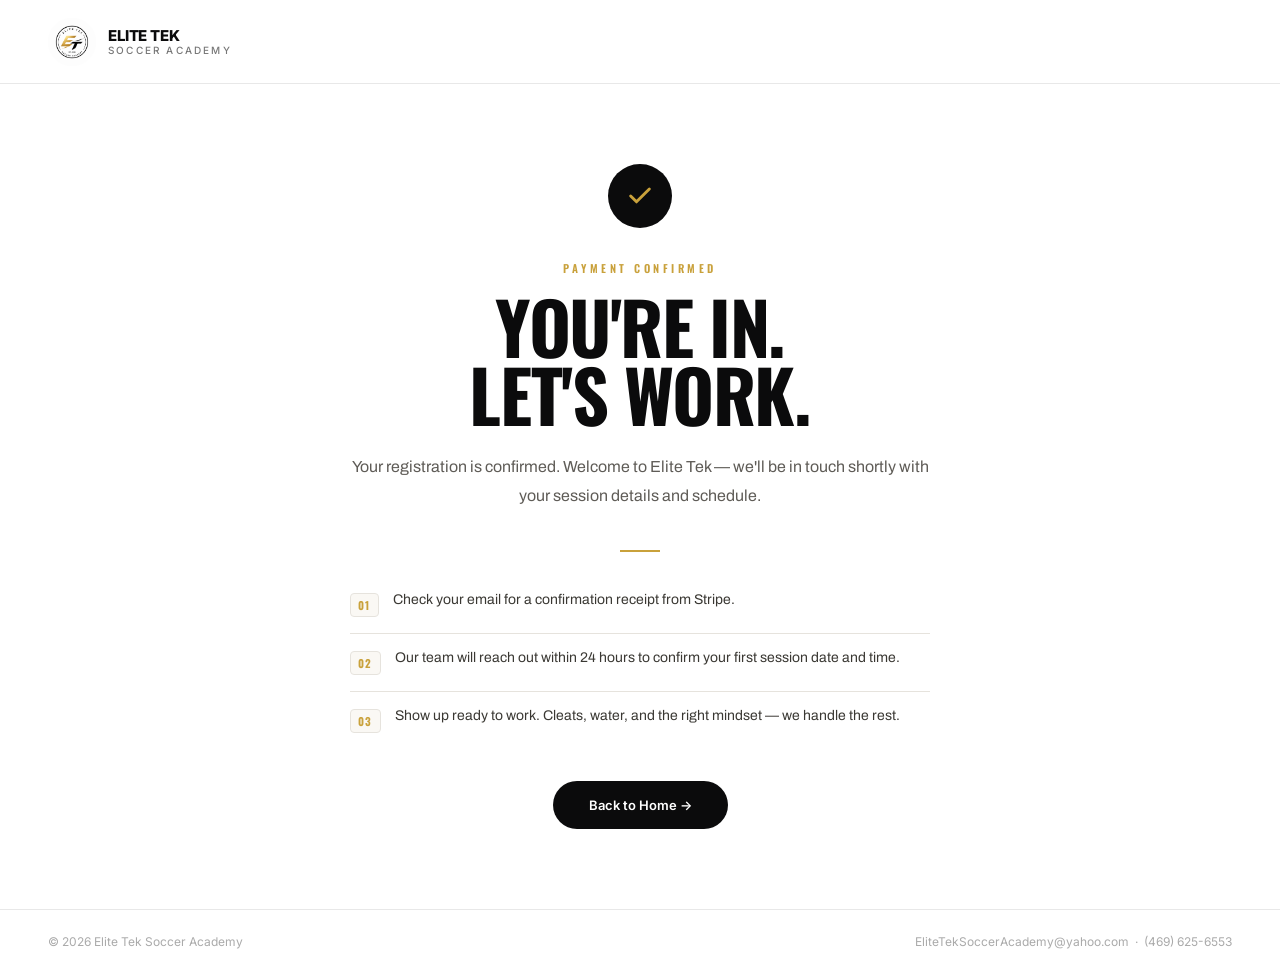
<file: thank-you.html>
<!DOCTYPE html>
<html lang="en">
<head>
    <meta charset="UTF-8">
    <meta name="viewport" content="width=device-width, initial-scale=1.0">
    <title>Thank You — Elite Tek Soccer Academy</title>
    <link rel="preconnect" href="https://fonts.googleapis.com">
    <link rel="preconnect" href="https://fonts.gstatic.com" crossorigin>
    <link href="https://fonts.googleapis.com/css2?family=Anton&family=Inter:wght@400;500;600;700;800&family=Oswald:wght@600;700&family=Archivo:wght@400;500;600&display=swap" rel="stylesheet">
    <style>
        *, *::before, *::after { box-sizing: border-box; margin: 0; padding: 0; }
        html { scroll-behavior: smooth; }

        body {
            font-family: 'Inter', sans-serif;
            background: #ffffff;
            color: #0b0b0c;
            -webkit-font-smoothing: antialiased;
            min-height: 100vh;
            display: flex;
            flex-direction: column;
        }

        a { color: #0b0b0c; text-decoration: none; }

        /* ── HEADER ── */
        .header {
            height: 84px;
            padding: 0 48px;
            border-bottom: 1px solid #e8e8e8;
            display: flex;
            align-items: center;
            background: #ffffff;
        }

        .header-brand {
            display: flex;
            align-items: center;
            gap: 12px;
            text-decoration: none;
        }

        .header-logo {
            width: 48px;
            height: 48px;
            border-radius: 50%;
            object-fit: cover;
        }

        .header-wordmark { display: flex; flex-direction: column; gap: 2px; }

        .header-wordmark-top {
            font-size: 15px;
            font-weight: 800;
            letter-spacing: -0.01em;
            line-height: 1;
            color: #0b0b0c;
        }

        .header-wordmark-sub {
            font-size: 10px;
            font-weight: 500;
            letter-spacing: 0.22em;
            color: #777777;
            text-transform: uppercase;
            line-height: 1;
        }

        /* ── MAIN ── */
        .ty-main {
            flex: 1;
            display: flex;
            align-items: center;
            justify-content: center;
            padding: 80px 32px;
        }

        .ty-card {
            max-width: 580px;
            width: 100%;
            text-align: center;
            animation: fadeUp 0.7s cubic-bezier(0.22, 0.9, 0.3, 1) both;
        }

        @keyframes fadeUp {
            from { opacity: 0; transform: translateY(28px); }
            to   { opacity: 1; transform: translateY(0); }
        }

        .ty-check {
            width: 64px;
            height: 64px;
            border-radius: 50%;
            background: #0b0b0c;
            display: flex;
            align-items: center;
            justify-content: center;
            margin: 0 auto 32px;
        }

        .ty-check svg {
            width: 28px;
            height: 28px;
            color: #c9a13b;
        }

        .ty-eyebrow {
            font-family: 'Oswald', sans-serif;
            font-size: 11px;
            font-weight: 600;
            letter-spacing: 0.32em;
            text-transform: uppercase;
            color: #c9a13b;
            margin-bottom: 16px;
            display: block;
        }

        .ty-heading {
            font-family: 'Oswald', sans-serif;
            font-size: clamp(42px, 7vw, 72px);
            font-weight: 700;
            line-height: 0.95;
            letter-spacing: -0.02em;
            color: #0b0b0c;
            margin-bottom: 24px;
        }

        .ty-sub {
            font-family: 'Archivo', sans-serif;
            font-size: 16px;
            color: #5f5c57;
            line-height: 1.8;
            margin-bottom: 40px;
        }

        .ty-divider {
            width: 40px;
            height: 2px;
            background: #c9a13b;
            margin: 0 auto 40px;
        }

        .ty-steps {
            list-style: none;
            display: flex;
            flex-direction: column;
            gap: 16px;
            margin-bottom: 48px;
            text-align: left;
        }

        .ty-steps li {
            display: flex;
            align-items: flex-start;
            gap: 14px;
            font-family: 'Archivo', sans-serif;
            font-size: 14px;
            color: #3a3833;
            padding-bottom: 16px;
            border-bottom: 1px solid #e6e3dd;
        }

        .ty-steps li:last-child { border-bottom: none; padding-bottom: 0; }

        .ty-step-num {
            font-family: 'Oswald', sans-serif;
            font-size: 11px;
            font-weight: 700;
            letter-spacing: 0.12em;
            color: #c9a13b;
            background: #faf8f4;
            border: 1px solid #e6e3dd;
            border-radius: 4px;
            padding: 3px 7px;
            flex-shrink: 0;
            margin-top: 1px;
        }

        .ty-cta {
            display: inline-block;
            background: #0b0b0c;
            color: #ffffff;
            font-family: 'Inter', sans-serif;
            font-size: 13px;
            font-weight: 600;
            padding: 16px 36px;
            border-radius: 100px;
            transition: background 0.18s;
            text-decoration: none;
        }

        .ty-cta:hover { background: #c9a13b; color: #ffffff; }

        /* ── FOOTER ── */
        .footer {
            border-top: 1px solid #e8e8e8;
            padding: 24px 48px;
            display: flex;
            align-items: center;
            justify-content: space-between;
            font-size: 12px;
            color: #aaaaaa;
            flex-wrap: wrap;
            gap: 12px;
        }

        .footer a { color: #aaaaaa; }
        .footer a:hover { color: #0b0b0c; }

        @media (max-width: 600px) {
            .header { padding: 0 24px; }
            .footer { padding: 20px 24px; flex-direction: column; align-items: flex-start; }
            .ty-main { padding: 60px 24px; }
        }
    </style>
</head>
<body>

    <header class="header">
        <a href="index.html" class="header-brand">
            <img src="assets/Elite-Tek_logo.png" alt="Elite Tek Soccer Academy logo" class="header-logo"
                onerror="this.style.display='none'">
            <div class="header-wordmark">
                <span class="header-wordmark-top">ELITE TEK</span>
                <span class="header-wordmark-sub">Soccer Academy</span>
            </div>
        </a>
    </header>

    <main class="ty-main">
        <div class="ty-card">

            <div class="ty-check" aria-hidden="true">
                <svg viewBox="0 0 24 24" fill="none" stroke="currentColor" stroke-width="2.5" stroke-linecap="round" stroke-linejoin="round">
                    <polyline points="20 6 9 17 4 12"/>
                </svg>
            </div>

            <span class="ty-eyebrow">Payment Confirmed</span>
            <h1 class="ty-heading">YOU'RE IN.<br>LET'S WORK.</h1>
            <p class="ty-sub">Your registration is confirmed. Welcome to Elite Tek — we'll be in touch shortly with your session details and schedule.</p>

            <div class="ty-divider"></div>

            <ul class="ty-steps">
                <li>
                    <span class="ty-step-num">01</span>
                    <span>Check your email for a confirmation receipt from Stripe.</span>
                </li>
                <li>
                    <span class="ty-step-num">02</span>
                    <span>Our team will reach out within 24 hours to confirm your first session date and time.</span>
                </li>
                <li>
                    <span class="ty-step-num">03</span>
                    <span>Show up ready to work. Cleats, water, and the right mindset — we handle the rest.</span>
                </li>
            </ul>

            <a href="index.html" class="ty-cta">Back to Home →</a>

        </div>
    </main>

    <footer class="footer">
        <span>© 2026 Elite Tek Soccer Academy</span>
        <span>
            <a href="mailto:EliteTekSoccerAcademy@yahoo.com">EliteTekSoccerAcademy@yahoo.com</a>
            &nbsp;·&nbsp;
            <a href="tel:+14696256553">(469) 625-6553</a>
        </span>
    </footer>

</body>
</html>
</file>
<file: style.css>
*, *::before, *::after { box-sizing: border-box; margin: 0; padding: 0; }

        html { scroll-behavior: smooth; }

        body {
            font-family: 'Inter', sans-serif;
            background: #ffffff;
            color: #0b0b0c;
            -webkit-font-smoothing: antialiased;
            -moz-osx-font-smoothing: grayscale;
            overflow-x: hidden;
        }

        a { color: #0b0b0c; text-decoration: none; transition: color 0.18s; }
        a:hover { color: #c9a13b; }
        img { display: block; max-width: 100%; }

        /* ── HEADER ── */
        .header {
            height: 84px;
            padding: 0 48px;
            border-bottom: 1px solid #e8e8e8;
            display: flex;
            align-items: center;
            gap: 32px;
            position: sticky;
            top: 0;
            background: #ffffff;
            z-index: 100;
        }

        .header-brand {
            display: flex;
            align-items: center;
            gap: 12px;
            text-decoration: none;
            flex: 1 1 auto;
            min-width: 0;
        }

        .header-logo {
            width: 52px;
            height: 52px;
            border-radius: 50%;
            object-fit: cover;
            flex-shrink: 0;
        }

        .header-logo-fallback {
            width: 52px;
            height: 52px;
            border-radius: 50%;
            border: 1.5px solid #0b0b0c;
            background: #0b0b0c;
            flex-shrink: 0;
            display: none;
            align-items: center;
            justify-content: center;
            font-size: 13px;
            font-weight: 800;
            color: #c9a13b;
            letter-spacing: 0.03em;
        }

        .header-wordmark { display: flex; flex-direction: column; gap: 2px; }

        .header-wordmark-top {
            font-size: 15px;
            font-weight: 800;
            letter-spacing: -0.01em;
            line-height: 1;
            color: #0b0b0c;
        }

        .header-wordmark-sub {
            font-size: 10px;
            font-weight: 500;
            letter-spacing: 0.22em;
            color: #777777;
            text-transform: uppercase;
            line-height: 1;
        }

        .header-nav {
            display: flex;
            align-items: center;
            gap: clamp(14px, 2vw, 30px);
            flex-shrink: 0;
        }

        .header-nav a {
            font-size: 13px;
            font-weight: 500;
            color: #6a6a6a;
            white-space: nowrap;
            transition: color 0.18s;
        }

        .header-nav a:hover { color: #0b0b0c; }
        .header-nav a.active { color: #0b0b0c; font-weight: 600; }

        .header-actions {
            display: flex;
            align-items: center;
            gap: 20px;
            flex: 1 1 auto;
            min-width: 0;
            justify-content: flex-end;
        }

        .header-login {
            font-size: 13px;
            font-weight: 600;
            color: #0b0b0c;
            white-space: nowrap;
        }

        .header-login:hover { color: #c9a13b; }

        .btn-register {
            font-size: 13px;
            font-weight: 600;
            color: #0b0b0c;
            border: 1px solid #0b0b0c;
            padding: 11px 22px;
            background: transparent;
            cursor: pointer;
            white-space: nowrap;
            transition: background 0.18s, color 0.18s;
            text-decoration: none;
            display: inline-block;
        }

        .btn-register:hover {
            background: #0b0b0c;
            color: #ffffff;
        }

        /* Hamburger */
        .hamburger {
            display: none;
            flex-direction: column;
            gap: 5px;
            cursor: pointer;
            padding: 6px 4px;
            background: none;
            border: none;
            flex-shrink: 0;
        }

        .hamburger span {
            display: block;
            width: 22px;
            height: 1.5px;
            background: #0b0b0c;
            transition: transform 0.22s, opacity 0.18s;
        }

        .hamburger.open span:nth-child(1) { transform: translateY(6.5px) rotate(45deg); }
        .hamburger.open span:nth-child(2) { opacity: 0; }
        .hamburger.open span:nth-child(3) { transform: translateY(-6.5px) rotate(-45deg); }

        /* Mobile nav */
        .mobile-menu {
            display: none;
            flex-direction: column;
            padding: 20px 48px 28px;
            border-bottom: 1px solid #e8e8e8;
            gap: 20px;
            background: #ffffff;
            position: sticky;
            top: 84px;
            z-index: 99;
        }

        .mobile-menu.open { display: flex; }

        .mobile-menu a {
            font-size: 15px;
            font-weight: 500;
            color: #6a6a6a;
        }

        .mobile-menu a:hover,
        .mobile-menu a.active { color: #0b0b0c; font-weight: 600; }

        .mobile-menu-actions {
            display: flex;
            align-items: center;
            gap: 20px;
            padding-top: 12px;
            border-top: 1px solid #e8e8e8;
        }

        /* ── HERO ── */
        .hero {
            display: flex;
            flex-direction: column;
            align-items: center;
            text-align: center;
            padding: 122px 32px 110px;
        }

        .hero-inner {
            max-width: 760px;
            width: 100%;
            display: flex;
            flex-direction: column;
            align-items: center;
        }

        .eyebrow-row {
            display: inline-flex;
            align-items: center;
            gap: 12px;
            margin-bottom: 26px;
        }

        .hero-ball { display: block; flex-shrink: 0; }

        .eyebrow {
            font-size: 12px;
            font-weight: 600;
            letter-spacing: 0.3em;
            text-transform: uppercase;
            color: #c9a13b;
        }

        .hero h1 {
            font-size: 58px;
            font-weight: 800;
            letter-spacing: -0.03em;
            line-height: 1.08;
            color: #0b0b0c;
            margin-bottom: 28px;
        }

        .hero-sub {
            max-width: 560px;
            font-size: 17px;
            color: #6a6a6a;
            line-height: 1.75;
            margin-bottom: 46px;
        }

        .hero-ctas {
            display: flex;
            align-items: center;
            gap: 34px;
            flex-wrap: wrap;
            justify-content: center;
        }

        .btn-primary {
            font-size: 14px;
            font-weight: 600;
            color: #ffffff;
            background: #0b0b0c;
            border: 1px solid #0b0b0c;
            padding: 16px 34px;
            cursor: pointer;
            text-decoration: none;
            display: inline-block;
            transition: background 0.18s, border-color 0.18s;
        }

        .btn-primary:hover {
            background: #c9a13b;
            border-color: #c9a13b;
            color: #ffffff;
        }

        .btn-text-link {
            font-size: 14px;
            font-weight: 600;
            color: #0b0b0c;
            text-decoration: none;
            border-bottom: 1px solid #0b0b0c;
            padding-bottom: 2px;
            transition: color 0.18s, border-color 0.18s;
        }

        .btn-text-link:hover {
            color: #c9a13b;
            border-color: #c9a13b;
        }

        /* ── PHOTO ROW ── */
        .photo-row {
            display: grid;
            grid-template-columns: 1fr 1fr;
            gap: 1px;
            background: #e8e8e8;
            max-width: 1180px;
            margin: 0 auto;
        }

        .photo-column {
            display: flex;
            flex-direction: column;
            min-width: 0;
            background: #ffffff;
        }

        .photo-label {
            padding: 15px 28px;
            font-size: 11px;
            font-weight: 600;
            letter-spacing: 0.26em;
            text-transform: uppercase;
            color: #777777;
            border-bottom: 1px solid #e8e8e8;
            flex-shrink: 0;
        }

        .photo-panel {
            height: 740px;
            overflow: hidden;
            min-width: 0;
            position: relative;
            background: #ffffff;
        }

        @keyframes kenburns {
            from { transform: scale(1.0); }
            to   { transform: scale(1.08); }
        }

        .photo-panel .slide {
            position: absolute;
            top: 0;
            left: 0;
            right: 0;
            bottom: 0;
            width: 100%;
            height: 100%;
            object-fit: contain;
            object-position: center center;
            opacity: 0;
            display: block;
            max-width: none;
            will-change: transform, opacity;
            transition: opacity 0.9s ease;
        }

        .photo-panel .slide.active {
            opacity: 1;
            animation: kenburns 4.5s ease-out both;
        }

        /* ── PULL QUOTE ── */
        .pull-quote {
            display: flex;
            flex-direction: column;
            align-items: center;
            text-align: center;
            padding: 110px 32px;
        }

        .pull-quote-inner {
            max-width: 680px;
            width: 100%;
        }

        .quote-rule {
            width: 44px;
            height: 2px;
            background: #c9a13b;
            margin: 0 auto 40px;
        }

        .quote-text {
            font-size: 28px;
            font-weight: 500;
            font-style: italic;
            line-height: 1.5;
            color: #0b0b0c;
            margin-bottom: 26px;
        }

        .quote-attribution {
            font-size: 11px;
            font-weight: 600;
            letter-spacing: 0.28em;
            text-transform: uppercase;
            color: #777777;
        }

        /* ── THREE COLUMNS ── */
        .col-number {
            font-family: 'Anton', sans-serif;
            font-size: 13px;
            letter-spacing: 0.18em;
            color: #c9a13b;
            margin-bottom: 16px;
            display: block;
        }

        /* ── ABOUT ── */
        .about-section {
            border-top: 1px solid #e8e8e8;
        }

        .about-header {
            max-width: 1180px;
            margin: 0 auto;
            padding: 80px 48px 56px;
            border-bottom: 1px solid #e8e8e8;
        }

        .about-heading {
            font-size: 42px;
            font-weight: 800;
            letter-spacing: -0.025em;
            line-height: 1.1;
            color: #0b0b0c;
            margin-top: 16px;
            margin-bottom: 14px;
        }

        .about-sub {
            font-size: 15px;
            color: #6a6a6a;
            line-height: 1.75;
            max-width: 560px;
        }

        /* Owner feature row */
        .about-owner {
            display: grid;
            grid-template-columns: 1fr 1fr;
            gap: 1px;
            background: #e8e8e8;
            border-bottom: 1px solid #e8e8e8;
            max-width: 1180px;
            margin: 0 auto;
        }
        .about-owner-photo {
            position: relative;
            min-height: 540px;
            overflow: hidden;
        }

        .about-owner-photo img {
            position: absolute;
            inset: 0;
            width: 100%;
            height: 100%;
            object-fit: cover;
            object-position: center 30%;
            display: block;
        }

        .about-photo-fallback {
            position: absolute;
            inset: 0;
            display: none;
            align-items: center;
            justify-content: center;
            font-family: 'Anton', sans-serif;
            font-size: 32px;
            color: #c9a13b;
            background: #f0f0f0;
            letter-spacing: 0.05em;
        }

        .about-owner-content {
            background: #ffffff;
            padding: 56px 52px;
            display: flex;
            flex-direction: column;
            justify-content: center;
        }

        .about-badge {
            font-size: 10px;
            font-weight: 600;
            letter-spacing: 0.26em;
            text-transform: uppercase;
            color: #c9a13b;
            border: 1px solid #c9a13b;
            padding: 5px 12px;
            display: inline-block;
            margin-bottom: 22px;
            align-self: flex-start;
        }

        .about-owner-name {
            font-size: 36px;
            font-weight: 800;
            letter-spacing: -0.025em;
            color: #0b0b0c;
            line-height: 1.1;
            margin-bottom: 24px;
        }

        .about-owner-bio {
            font-size: 15px;
            color: #6a6a6a;
            line-height: 1.8;
            margin-bottom: 16px;
        }

        .about-owner-bio:last-child { margin-bottom: 0; }

        /* Bio / Career tabs */
        .about-tabs {
            display: flex;
            gap: 28px;
            border-bottom: 1px solid #e8e8e8;
            margin-bottom: 24px;
            margin-top: 4px;
        }

        .about-tab {
            font-family: 'Inter', sans-serif;
            font-size: 11px;
            font-weight: 600;
            letter-spacing: 0.18em;
            text-transform: uppercase;
            color: #aaaaaa;
            background: none;
            border: none;
            padding: 0 0 12px;
            cursor: pointer;
            position: relative;
            transition: color 0.18s;
        }

        .about-tab::after {
            content: '';
            position: absolute;
            bottom: -1px;
            left: 0;
            right: 0;
            height: 2px;
            background: #c9a13b;
            transform: scaleX(0);
            transition: transform 0.2s ease;
        }

        .about-tab.active {
            color: #0b0b0c;
        }

        .about-tab.active::after {
            transform: scaleX(1);
        }

        .about-tab:hover { color: #0b0b0c; }

        .about-tab-panel {
            display: none;
        }

        .about-tab-panel.active {
            display: block;
        }

        .about-experience-list {
            list-style: none;
        }

        .about-experience-item {
            display: flex;
            justify-content: space-between;
            align-items: baseline;
            gap: 16px;
            font-size: 13px;
            font-weight: 500;
            color: #0b0b0c;
            padding: 8px 0;
            border-bottom: 1px solid #f0f0f0;
        }

        .about-experience-item:last-child {
            border-bottom: none;
            padding-bottom: 0;
        }

        .about-experience-year {
            font-size: 11px;
            font-weight: 400;
            color: #777777;
            white-space: nowrap;
            flex-shrink: 0;
        }

        .about-owner--reverse {
            direction: rtl;
        }
        .about-owner--reverse > * {
            direction: ltr;
        }

        /* Staff header */
        .about-staff-header {
            max-width: 1180px;
            margin: 0 auto;
            padding: 56px 48px 40px;
        }

        .about-staff-heading {
            font-size: 22px;
            font-weight: 700;
            letter-spacing: -0.01em;
            color: #0b0b0c;
            border-top: 1px solid #0b0b0c;
            padding-top: 20px;
            display: inline-block;
        }

        /* Trainer cards grid */
        .about-trainers-grid {
            display: grid;
            grid-template-columns: repeat(2, 1fr);
            gap: 1px;
            background: #e8e8e8;
            border-top: 1px solid #e8e8e8;
            border-bottom: 1px solid #e8e8e8;
            max-width: 1180px;
            margin: 0 auto 100px;
        }

        .trainer-card {
            background: #ffffff;
            display: flex;
            flex-direction: column;
        }

        .trainer-photo {
            height: 620px;
            overflow: hidden;
         
        }

        .trainer-photo img {
            width: 100%;
            height: 100%;
            object-fit: cover;
            object-position: center 50%;
            display: block;

        }

        .trainer-photo--jordan img {
            object-position: center 55%;
        }

        .trainer-photo .about-photo-fallback {
            font-size: 22px;
        }

        .trainer-info {
            padding: 28px 32px 36px;
            border-top: 1px solid #e8e8e8;
        }

        .trainer-role {
            font-family: 'Anton', sans-serif;
            font-size: 11px;
            letter-spacing: 0.2em;
            text-transform: uppercase;
            color: #c9a13b;
            margin-bottom: 8px;
        }

        .trainer-name {
            font-size: 20px;
            font-weight: 700;
            letter-spacing: -0.01em;
            color: #0b0b0c;
            margin-bottom: 12px;
        }

        .trainer-bio {
            font-size: 13px;
            color: #6a6a6a;
            line-height: 1.75;
        }

        /* ── PROGRAMS ── */
        .programs-section {
            padding: 0 48px 100px;
        }

        .programs-intro {
            max-width: 1180px;
            margin: 0 auto;
            padding-top: 100px;
            padding-bottom: 88px;
        }

        .programs-eyebrow-row {
            display: flex;
            align-items: center;
            gap: 16px;
            margin-bottom: 32px;
        }

        .programs-eyebrow-rule {
            display: block;
            width: 34px;
            height: 2px;
            background: #c9a13b;
            flex-shrink: 0;
        }

        .programs-eyebrow-label {
            font-family: 'Oswald', sans-serif;
            font-size: 13px;
            font-weight: 600;
            letter-spacing: 0.32em;
            text-transform: uppercase;
            color: #c9a13b;
        }

        .programs-headline {
            font-family: 'Oswald', sans-serif;
            font-size: clamp(44px, 6.4vw, 104px);
            font-weight: 700;
            line-height: 0.92;
            text-transform: uppercase;
            color: #111111;
            letter-spacing: -0.02em;
            margin-bottom: 36px;
        }

        .programs-intro-para {
            max-width: 660px;
            font-family: 'Archivo', sans-serif;
            font-size: 18px;
            color: #5f5c57;
            line-height: 1.75;
        }

        .programs-flagship {
            max-width: 1180px;
            margin: 0 auto 64px;
            display: grid;
            grid-template-columns: 52% 1fr;
            gap: 56px;
            align-items: start;
            padding-bottom: 80px;
            border-bottom: 1px solid #e6e3dd;
        }

        .programs-flagship-left {
            display: flex;
            flex-direction: column;
            gap: 0;
        }

        .programs-flagship-left .programs-price-bar {
            margin: 0;
            border-top: 1px solid #e6e3dd;
            border-bottom: none;
            padding: 22px 0 0;
        }

        .programs-flagship-photo-wrap {
            position: relative;
            border-radius: 8px;
            overflow: hidden;
            aspect-ratio: 1.2;
        }

        .programs-flagship-img {
            width: 100%;
            height: 100%;
            object-fit: cover;
            object-position: center top;
            display: block;
        }

        .programs-best-value-pill {
            position: absolute;
            bottom: 20px;
            left: 20px;
            background: #c9a13b;
            color: #ffffff;
            font-family: 'Oswald', sans-serif;
            font-size: 11px;
            font-weight: 600;
            letter-spacing: 0.22em;
            text-transform: uppercase;
            padding: 7px 16px;
            border-radius: 100px;
        }

        .programs-tier-eyebrow-row {
            display: flex;
            align-items: center;
            gap: 14px;
            margin-bottom: 20px;
        }

        .programs-tier-rule {
            display: block;
            width: 24px;
            height: 1.5px;
            background: #c9a13b;
            flex-shrink: 0;
        }

        .programs-tier-eyebrow-label {
            font-family: 'Oswald', sans-serif;
            font-size: 11px;
            font-weight: 600;
            letter-spacing: 0.28em;
            text-transform: uppercase;
            color: #c9a13b;
        }

        .programs-gold-name {
            font-family: 'Oswald', sans-serif;
            font-size: clamp(40px, 4.6vw, 68px);
            font-weight: 700;
            text-transform: uppercase;
            color: #111111;
            line-height: 0.9;
            letter-spacing: -0.02em;
            margin-bottom: 14px;
        }

        .programs-gold-tagline {
            font-family: 'Archivo', sans-serif;
            font-size: 15px;
            color: #8a867f;
            margin-bottom: 24px;
            line-height: 1.5;
        }

        .programs-gold-body {
            font-family: 'Archivo', sans-serif;
            font-size: 15px;
            color: #5f5c57;
            line-height: 1.75;
            margin-bottom: 16px;
        }

        .programs-price-bar {
            display: flex;
            align-items: baseline;
            gap: 10px;
            padding: 22px 0;
            border-top: 1px solid #e6e3dd;
            border-bottom: 1px solid #e6e3dd;
            margin: 28px 0;
            flex-wrap: wrap;
        }

        .programs-price-amount {
            font-family: 'Oswald', sans-serif;
            font-size: 66px;
            font-weight: 700;
            color: #111111;
            line-height: 1;
            letter-spacing: -0.02em;
        }

        .programs-price-mo {
            font-family: 'Archivo', sans-serif;
            font-size: 18px;
            color: #8a867f;
            font-weight: 500;
        }

        .programs-price-session {
            font-family: 'Oswald', sans-serif;
            font-size: 12px;
            font-weight: 600;
            letter-spacing: 0.18em;
            color: #c9a13b;
            text-transform: uppercase;
            margin-left: auto;
            align-self: center;
        }

        .programs-bullets-grid {
            list-style: none;
            display: grid;
            grid-template-columns: 1fr 1fr;
            gap: 10px 28px;
            margin-bottom: 32px;
        }

        .programs-bullets-grid li {
            display: flex;
            align-items: flex-start;
            gap: 10px;
            font-family: 'Archivo', sans-serif;
            font-size: 13px;
            color: #5f5c57;
            line-height: 1.55;
        }

        .programs-bullet-dot {
            display: inline-block;
            width: 6px;
            height: 6px;
            border-radius: 50%;
            background: #c9a13b;
            flex-shrink: 0;
            margin-top: 4px;
        }

        .programs-cta-pill {
            display: inline-flex;
            align-items: center;
            gap: 10px;
            background: #111111;
            color: #ffffff;
            font-family: 'Oswald', sans-serif;
            font-size: 14px;
            font-weight: 600;
            letter-spacing: 0.18em;
            text-transform: uppercase;
            padding: 16px 32px;
            border-radius: 100px;
            text-decoration: none;
            transition: background 0.2s;
            min-height: 44px;
        }

        .programs-cta-pill span { color: #c9a13b; transition: transform 0.2s; }
        .programs-cta-pill:hover { background: #c9a13b; color: #ffffff; }
        .programs-cta-pill:hover span { color: #ffffff; transform: translateX(4px); }

        .programs-supporting-grid {
            max-width: 1180px;
            margin: 0 auto;
            display: grid;
            grid-template-columns: repeat(2, 1fr);
            gap: 24px;
        }

        .prog-card {
            background: #ffffff;
            border: 1px solid #e6e3dd;
            border-radius: 4px;
            overflow: hidden;
            display: flex;
            flex-direction: column;
            transition: box-shadow 0.22s;
        }

        .prog-card:hover { box-shadow: 0 12px 40px rgba(0,0,0,0.08); }

        .prog-card-photo-wrap {
            position: relative;
            overflow: hidden;
            aspect-ratio: 1.0;
        }

        .prog-card-photo-wrap::after {
            content: '';
            position: absolute;
            bottom: 0;
            left: 0;
            right: 0;
            height: 3px;
            background: #c9a13b;
            transform: scaleX(0);
            transform-origin: left;
            transition: transform 0.9s cubic-bezier(0.16, 0.84, 0.32, 1) 0.25s;
            z-index: 1;
        }

        .prog-card--in .prog-card-photo-wrap::after {
            transform: scaleX(1);
        }
       
        .prog-card-photo {
            width: 100%;
            height: 100%;
            object-fit: cover;
            object-position: center;
            display: block;
        }

        .fix-card-photo .prog-card-photo {
            object-position: center 49%;
        }

        

        .prog-card-num {
            position: absolute;
            bottom: -16px;
            right: 8px;
            font-family: 'Oswald', sans-serif;
            font-size: 120px;
            font-weight: 700;
            color: #c9a13b;
            opacity: 0.14;
            line-height: 1;
            user-select: none;
            pointer-events: none;
        }

        .prog-card-body {
            padding: 28px 24px 24px;
            display: flex;
            flex-direction: column;
            flex: 1;
        }

        .prog-card-tier {
            font-family: 'Oswald', sans-serif;
            font-size: 12px;
            font-weight: 600;
            letter-spacing: 0.28em;
            text-transform: uppercase;
            color: #c9a13b;
            margin-bottom: 10px;
        }

        .prog-card-price-row {
            display: flex;
            align-items: baseline;
            gap: 10px;
            margin-bottom: 14px;
            flex-wrap: wrap;
        }

        .prog-card-price {
            font-family: 'Oswald', sans-serif;
            font-size: 36px;
            font-weight: 700;
            color: #111111;
            letter-spacing: -0.02em;
            line-height: 1;
        }

        .prog-card-price-mo {
            font-size: 18px;
            font-weight: 400;
            color: #8a867f;
        }

        .prog-card-per-session {
            font-family: 'Oswald', sans-serif;
            font-size: 10px;
            font-weight: 600;
            letter-spacing: 0.16em;
            color: #c9a13b;
            text-transform: uppercase;
            align-self: center;
        }

        .prog-card-blurb {
            font-family: 'Archivo', sans-serif;
            font-size: 14px;
            color: #5f5c57;
            line-height: 1.7;
            margin-bottom: 18px;
            padding-bottom: 18px;
            border-bottom: 1px solid #e6e3dd;
        }

        .prog-card-list-label {
            font-family: 'Archivo', sans-serif;
            font-size: 10px;
            font-weight: 600;
            letter-spacing: 0.26em;
            text-transform: uppercase;
            color: #8a867f;
            margin-top: 14px;
            margin-bottom: 10px;
        }

        .prog-card-blurb + .prog-card-list-label { margin-top: 0; }

        .prog-card-list {
            list-style: none;
        }

        .prog-card-list li {
            display: flex;
            align-items: flex-start;
            gap: 10px;
            font-family: 'Archivo', sans-serif;
            font-size: 13px;
            color: #5f5c57;
            line-height: 1.55;
            padding-bottom: 6px;
        }

        .prog-card-list li:last-child { padding-bottom: 0; }

        .prog-card-dot {
            display: inline-block;
            width: 6px;
            height: 6px;
            border-radius: 50%;
            flex-shrink: 0;
            margin-top: 4px;
        }

        .prog-card-dot--gold { background: #c9a13b; }
        .prog-card-dot--dark { background: #111111; }

        .prog-card-cta {
            display: inline-flex;
            align-items: center;
            justify-content: center;
            gap: 8px;
            margin-top: auto;
            padding: 13px 24px;
            border: 1px solid #111111;
            border-radius: 100px;
            font-family: 'Oswald', sans-serif;
            font-size: 13px;
            font-weight: 600;
            letter-spacing: 0.18em;
            text-transform: uppercase;
            color: #111111;
            text-decoration: none;
            transition: background 0.2s, color 0.2s;
            min-height: 44px;
            margin-top: 20px;
        }

        .prog-card-cta:hover { background: #111111; color: #ffffff; }
        .prog-card-2nd { margin-top:1.4rem;}

        .programs-specialty-divider {
            max-width: 1180px;
            margin: 64px auto 28px;
            display: flex;
            align-items: center;
            gap: 16px;
            padding-top: 56px;
            border-top: 1px solid #e6e3dd;
        }

        .programs-specialty-label {
            font-family: 'Oswald', sans-serif;
            font-size: 13px;
            font-weight: 600;
            letter-spacing: 0.32em;
            text-transform: uppercase;
            color: #c9a13b;
            white-space: nowrap;
        }

        .programs-specialty-grid {
            max-width: 1180px;
            margin: 0 auto;
            display: grid;
            grid-template-columns: repeat(3, 1fr);
            gap: 24px;
        }

        /* ── TRAIN WITHOUT COMMITTING ── */
        .dropin-section {
            background: #ffffff;
            border-top: 1px solid #e6e3dd;
            padding: 100px 48px 120px;
        }

        .dropin-intro {
            max-width: 1180px;
            margin: 0 auto 72px;
        }

        .dropin-eyebrow-row {
            display: flex;
            align-items: center;
            gap: 16px;
            margin-bottom: 28px;
        }

        .dropin-eyebrow-rule {
            display: block;
            width: 34px;
            height: 2px;
            background: #c9a13b;
            flex-shrink: 0;
        }

        .dropin-eyebrow-label {
            font-family: 'Oswald', sans-serif;
            font-size: 13px;
            font-weight: 600;
            letter-spacing: 0.32em;
            text-transform: uppercase;
            color: #c9a13b;
        }

        .dropin-headline {
            font-family: 'Oswald', sans-serif;
            font-size: clamp(40px, 5.5vw, 88px);
            font-weight: 700;
            line-height: 0.92;
            text-transform: uppercase;
            color: #111111;
            letter-spacing: -0.02em;
            margin-bottom: 28px;
        }

        .dropin-intro-para {
            font-family: 'Archivo', sans-serif;
            font-size: 16px;
            color: #5f5c57;
            line-height: 1.75;
            max-width: 560px;
        }

        .dropin-grid {
            max-width: 1180px;
            margin: 0 auto;
            display: grid;
            grid-template-columns: 0.85fr 1.15fr;
            gap: 22px;
            align-items: stretch;
        }

        .dropin-body-grid {
            max-width: 1180px;
            margin: 0 auto;
            display: grid;
            grid-template-columns: 1fr 1fr;
            gap: 56px;
            align-items: center;
        }

        .dropin-featured-card {
            position: relative;
            border-radius: 8px;
            overflow: hidden;
            min-height: 540px;
            display: flex;
            flex-direction: column;
            aspect-ratio: .9;
        }

        .dropin-info-col {
            display: flex;
            flex-direction: column;
        }

        .dropin-info-heading {
            font-family: 'Oswald', sans-serif;
            font-size: clamp(34px, 3.8vw, 56px);
            font-weight: 700;
            line-height: 0.95;
            text-transform: uppercase;
            color: #111111;
            letter-spacing: -0.02em;
            margin-bottom: 28px;
        }

        .dropin-info-body {
            font-family: 'Archivo', sans-serif;
            font-size: 15px;
            color: #5f5c57;
            line-height: 1.8;
            margin-bottom: 18px;
        }

        .dropin-info-list {
            list-style: none;
            margin: 10px 0 32px;
            display: flex;
            flex-direction: column;
            gap: 12px;
        }

        .dropin-info-list li {
            display: flex;
            align-items: flex-start;
            gap: 12px;
            font-family: 'Archivo', sans-serif;
            font-size: 14px;
            color: #3a3833;
            line-height: 1.55;
            padding-bottom: 12px;
            border-bottom: 1px solid #e6e3dd;
        }

        .dropin-info-list li:last-child {
            border-bottom: none;
            padding-bottom: 0;
        }

        .dropin-info-dot {
            display: inline-block;
            width: 6px;
            height: 6px;
            border-radius: 50%;
            background: #c9a13b;
            flex-shrink: 0;
            margin-top: 5px;
        }

        .dropin-info-cta {
            display: inline-flex;
            align-items: center;
            gap: 10px;
            background: #111111;
            color: #ffffff;
            font-family: 'Oswald', sans-serif;
            font-size: 14px;
            font-weight: 600;
            letter-spacing: 0.18em;
            text-transform: uppercase;
            padding: 16px 32px;
            border-radius: 100px;
            text-decoration: none;
            min-height: 44px;
            align-self: flex-start;
            transition: background 0.2s;
        }

        .dropin-info-cta span { color: #c9a13b; transition: transform 0.2s; }
        .dropin-info-cta:hover { background: #c9a13b; color: #ffffff; }
        .dropin-info-cta:hover span { color: #ffffff; transform: translateX(4px); }

        .dropin-featured-bg {
            position: absolute;
            inset: 0;
            width: 100%;
            height: 100%;
            object-fit: cover;
            object-position: center 60%;
            display: block;
        }

        .dropin-featured-scrim {
            position: absolute;
            inset: 0;
            background: linear-gradient(to bottom, transparent 0%, rgba(17,17,17,0.5) 40%, rgba(17,17,17,0.92) 100%);
        }

        .dropin-featured-content {
            position: relative;
            z-index: 1;
            display: flex;
            flex-direction: column;
            flex: 1;
            padding: 24px;
        }

        .dropin-start-pill {
            display: inline-block;
            background: #c9a13b;
            color: #ffffff;
            font-family: 'Oswald', sans-serif;
            font-size: 11px;
            font-weight: 600;
            letter-spacing: 0.22em;
            text-transform: uppercase;
            padding: 6px 14px;
            border-radius: 100px;
            align-self: flex-start;
        }

        .dropin-featured-bottom { margin-top: auto; }

        .dropin-featured-title {
            font-family: 'Oswald', sans-serif;
            font-size: clamp(32px, 3.5vw, 46px);
            font-weight: 700;
            text-transform: uppercase;
            color: #ffffff;
            line-height: 0.92;
            letter-spacing: -0.01em;
            margin-bottom: 12px;
            margin-top: 12px;
        }

        .dropin-featured-desc {
            font-family: 'Archivo', sans-serif;
            font-size: 14px;
            color: rgba(255,255,255,0.75);
            line-height: 1.65;
            margin-bottom: 18px;
        }

        .dropin-featured-price-row {
            display: flex;
            align-items: baseline;
            gap: 10px;
            margin-bottom: 20px;
        }

        .dropin-featured-price {
            font-family: 'Oswald', sans-serif;
            font-size: 70px;
            font-weight: 700;
            color: #c9a13b;
            line-height: 1;
            letter-spacing: -0.02em;
        }

        .dropin-featured-unit {
            font-family: 'Archivo', sans-serif;
            font-size: 14px;
            color: rgba(255,255,255,0.7);
            font-weight: 500;
        }

        .dropin-book-pill {
            display: inline-flex;
            align-items: center;
            justify-content: center;
            gap: 8px;
            align-self: flex-start;
            min-width: 220px;
            background: #ffffff;
            color: #111111;
            font-family: 'Oswald', sans-serif;
            font-size: 13px;
            font-weight: 600;
            letter-spacing: 0.18em;
            text-transform: uppercase;
            padding: 15px 24px;
            border-radius: 100px;
            text-decoration: none;
            min-height: 44px;
            transition: background 0.2s, color 0.2s;
        }

        .dropin-book-pill:hover { background: #c9a13b; color: #ffffff; }

        .dropin-rows-col {
            display: flex;
            flex-direction: column;
            gap: 12px;
        }

        .dropin-rows {
            display: flex;
            flex-direction: column;
            gap: 12px;
        }

        .dropin-row {
            display: flex;
            align-items: center;
            justify-content: space-between;
            gap: 16px;
            padding: 20px 24px;
            border: 1px solid #e6e3dd;
            border-radius: 4px;
            background: #ffffff;
            text-decoration: none;
            transition: transform 0.2s ease, border-color 0.2s;
        }

        .dropin-row:hover { transform: translateX(8px); border-color: #c9a13b; }

        .dropin-row-left { display: flex; flex-direction: column; gap: 4px; }

        .dropin-row-name {
            font-family: 'Oswald', sans-serif;
            font-size: 24px;
            font-weight: 600;
            text-transform: uppercase;
            color: #111111;
            letter-spacing: -0.01em;
            line-height: 1;
        }

        .dropin-row-detail {
            font-family: 'Archivo', sans-serif;
            font-size: 13px;
            color: #8a867f;
            line-height: 1.4;
        }

        .dropin-row-right {
            display: flex;
            align-items: center;
            gap: 12px;
            flex-shrink: 0;
        }

        .dropin-row-price {
            font-family: 'Oswald', sans-serif;
            font-size: 30px;
            font-weight: 700;
            color: #c9a13b;
            letter-spacing: -0.01em;
            line-height: 1;
        }

        .dropin-row-arrow {
            font-size: 18px;
            color: #c9a13b;
            transition: transform 0.2s;
            display: inline-block;
        }

        .dropin-row:hover .dropin-row-arrow { transform: translateX(4px); }

        .dropin-addons-panel {
            background: #faf8f4;
            border: 1px solid #e6e3dd;
            border-radius: 4px;
            padding: 20px 24px;
        }

        .dropin-addons-label {
            font-family: 'Archivo', sans-serif;
            font-size: 10px;
            font-weight: 600;
            letter-spacing: 0.26em;
            text-transform: uppercase;
            color: #8a867f;
            margin-bottom: 14px;
        }

        .dropin-addons-chips {
            display: flex;
            flex-wrap: wrap;
            gap: 8px;
        }

        .dropin-addon-chip {
            display: inline-flex;
            align-items: center;
            gap: 6px;
            padding: 8px 14px;
            border: 1px solid #e6e3dd;
            border-radius: 100px;
            background: #ffffff;
            font-family: 'Archivo', sans-serif;
            font-size: 13px;
            color: #5f5c57;
            line-height: 1;
        }

        .dropin-addon-chip strong { color: #111111; font-weight: 600; }

        /* ── SHOP ── */
        .shop-section {
            padding: 100px 48px;
            border-top: 1px solid #e6e3dd;
            background: #faf8f4;
        }

        .shop-inner {
            max-width: 1180px;
            margin: 0 auto;
            display: flex;
            flex-direction: column;
            align-items: center;
            text-align: center;
            gap: 20px;
        }

        .shop-eyebrow {
            font-family: 'Oswald', sans-serif;
            font-size: 11px;
            font-weight: 600;
            letter-spacing: 0.32em;
            color: #8a6d1f;
            text-transform: uppercase;
        }

        .shop-heading {
            font-family: 'Oswald', sans-serif;
            font-size: clamp(48px, 6vw, 80px);
            font-weight: 700;
            color: #111111;
            line-height: 1;
            letter-spacing: -0.02em;
        }

        .shop-sub {
            font-family: 'Archivo', sans-serif;
            font-size: 16px;
            color: #5f5c57;
            line-height: 1.75;
            max-width: 480px;
        }

        /* ── FOOTER ── */
        .footer {
            border-top: 1px solid #e8e8e8;
            padding: 30px 48px;
            display: flex;
            align-items: center;
            justify-content: space-between;
            flex-wrap: wrap;
            gap: 12px;
        }

        .footer-left {
            display: flex;
            align-items: center;
            gap: 28px;
            flex-wrap: wrap;
        }

        .footer-left span,
        .footer-left a {
            font-size: 12px;
            font-weight: 500;
            color: #777777;
        }

        .footer-left a:hover { color: #c9a13b; }

        .footer-right {
            font-size: 12px;
            font-weight: 500;
            color: #777777;
        }

        /* ── RESPONSIVE ── */
        @media (max-width: 820px) {

            /* Header */
            .header { padding: 0 24px; gap: 16px; }
            .header-nav, .header-actions { display: none; }
            .hamburger { display: flex; }
            .mobile-menu { padding: 20px 24px 28px; }

            /* Hero */
            .hero { padding: 72px 24px 64px; }
            .hero h1 { font-size: 36px; }
            .hero-sub { font-size: 15px; }


            /* Photo row */
            .photo-row { grid-template-columns: 1fr; max-width: 100%; width: 100%; }
            .photo-panel { height: auto; aspect-ratio: 3/4; }
            .photo-panel .slide { object-fit: contain; object-position: center center; }

            /* Pull quote */
            .pull-quote { padding: 64px 24px; }
            .quote-text { font-size: 22px; }

            /* Programs columns */

            /* Footer */
            .footer { padding: 24px; flex-direction: column; align-items: flex-start; gap: 16px; }
            .footer-left { gap: 16px; }

            /* About header */
            .about-header { padding: 56px 24px 40px; }
            .about-heading { font-size: 32px; }

            /* Owner rows — stack to single column */
            .about-owner { grid-template-columns: 1fr; }
            .about-owner-photo { height: 360px; min-height: 0; }
            .about-owner-content { padding: 36px 24px; }
            .about-owner-name { font-size: 28px; }

            /* Fix --reverse owner: undo the RTL desktop trick, put photo first */
            .about-owner--reverse { direction: ltr; }
            .about-owner--reverse .about-owner-photo { order: -1; }

            /* Training staff */
            .about-staff-header { padding: 40px 24px 28px; }
            .about-trainers-grid { grid-template-columns: 1fr; margin-bottom: 72px; }
            .trainer-info { padding: 22px 24px 28px; }
            .trainer-photo { height: 300px; background: none; }
            .trainer-photo img { width: 100%; height: 100%; object-fit: cover; object-position: center 30%; }
            .trainer-photo--jordan img { object-position: center 49%; }

            /* Programs */
            .programs-section { padding: 0 24px 80px; }
            .programs-intro { padding-top: 64px; padding-bottom: 56px; }
            .programs-intro-para { font-size: 16px; }
            .programs-headline { font-size: 34px; }
            .programs-flagship { grid-template-columns: 1fr; gap: 32px; padding-bottom: 56px; margin-bottom: 40px; }
            .programs-price-amount { font-size: 48px; }
            .programs-price-session { margin-left: 0; flex-basis: 100%; }
            .programs-bullets-grid { grid-template-columns: 1fr; }
            .programs-supporting-grid { grid-template-columns: 1fr; gap: 16px; }
            .programs-specialty-divider { margin: 40px auto 20px; padding-top: 40px; }
            .programs-specialty-grid { grid-template-columns: 1fr; gap: 16px; }
            .prog-card-num { font-size: 80px; }

            /* Drop-in */
            .dropin-section { padding: 64px 24px 80px; }
            .dropin-body-grid { grid-template-columns: 1fr; gap: 32px; }
            .dropin-featured-card { min-height: 420px; }
        }

        /* ── DESKTOP: fill panel ── */
        @media (min-width: 821px) {
            .photo-panel .slide {
                object-fit: contain;
                object-position: center center;
            }
        }

        /* ── CURTAIN REVEAL ── */
        .photo-column.curtain-ready .photo-panel {
            transition: clip-path 1s cubic-bezier(0.65, 0, 0.35, 1);
        }
        .photo-column.curtain-ready .photo-label {
            transition: opacity 0.6s ease 0.3s, transform 0.6s ease 0.3s;
        }
        .photo-column.in-view .photo-panel {
            clip-path: inset(0 0 0 0) !important;
        }
        .photo-column.in-view .photo-label {
            opacity: 1 !important;
            transform: translateX(0) !important;
        }

        @media (prefers-reduced-motion: reduce) {
            * { animation: none !important; transition: none !important; }
        }

        /* ── CONTACT ── */
        .contact-section {
            background: #ffffff;
            border-top: 1px solid #e8e8e8;
            padding: 100px 48px 120px;
        }

        .contact-eyebrow {
            display: flex;
            align-items: center;
            gap: 20px;
            margin-bottom: 56px;
        }

        .contact-eyebrow-rule {
            display: block;
            width: 34px;
            height: 2px;
            background: #c9a13b;
            flex-shrink: 0;
        }

        .contact-eyebrow-label {
            font-family: 'Anton', sans-serif;
            font-size: 13px;
            letter-spacing: 0.18em;
            text-transform: uppercase;
            color: #c9a13b;
        }

        .contact-grid {
            display: grid;
            grid-template-columns: 1fr 1fr;
            gap: 80px;
            align-items: start;
        }

        .contact-heading {
            font-family: 'Oswald', sans-serif;
            font-size: clamp(44px, 5vw, 80px);
            font-weight: 700;
            line-height: 0.92;
            text-transform: uppercase;
            color: #0b0b0c;
            letter-spacing: -0.01em;
            margin-bottom: 24px;
        }

        .contact-sub {
            font-size: 15px;
            color: #6a6a6a;
            line-height: 1.75;
            max-width: 400px;
            margin-bottom: 48px;
        }

        .contact-details {
            list-style: none;
            display: flex;
            flex-direction: column;
            gap: 24px;
        }

        .contact-details li {
            display: flex;
            flex-direction: column;
            gap: 4px;
            padding-bottom: 24px;
            border-bottom: 1px solid #e8e8e8;
        }

        .contact-details li:last-child {
            border-bottom: none;
            padding-bottom: 0;
        }

        .contact-detail-label {
            font-size: 10px;
            font-weight: 600;
            letter-spacing: 0.26em;
            text-transform: uppercase;
            color: #c9a13b;
        }

        .contact-detail-value {
            font-size: 14px;
            font-weight: 500;
            color: #0b0b0c;
            text-decoration: none;
            transition: color 0.18s;
        }

        a.contact-detail-value:hover { color: #c9a13b; }

        /* Form */
        .contact-form {
            display: flex;
            flex-direction: column;
            gap: 20px;
        }

        .form-row {
            display: grid;
            grid-template-columns: 1fr 1fr;
            gap: 16px;
        }

        .form-group {
            display: flex;
            flex-direction: column;
            gap: 8px;
        }

        .form-label {
            font-size: 11px;
            font-weight: 600;
            letter-spacing: 0.18em;
            text-transform: uppercase;
            color: #0b0b0c;
        }

        .form-required { color: #c9a13b; }
        .form-optional { color: #777777; font-weight: 400; letter-spacing: 0; text-transform: none; }

        .form-input {
            font-family: 'Inter', sans-serif;
            font-size: 14px;
            color: #0b0b0c;
            background: #ffffff;
            border: 1px solid #d0d0d0;
            padding: 14px 16px;
            outline: none;
            transition: border-color 0.18s;
            width: 100%;
            -webkit-appearance: none;
            appearance: none;
            border-radius: 0;
        }

        .form-input::placeholder { color: #aaaaaa; }
        .form-input:focus { border-color: #0b0b0c; }

        .form-textarea {
            resize: vertical;
            min-height: 130px;
        }

        .form-select {
            appearance: none;
            -webkit-appearance: none;
            background-image: url("data:image/svg+xml,%3Csvg xmlns='http://www.w3.org/2000/svg' width='12' height='8' viewBox='0 0 12 8'%3E%3Cpath d='M1 1l5 5 5-5' stroke='%230b0b0c' stroke-width='1.5' fill='none' stroke-linecap='round'/%3E%3C/svg%3E");
            background-repeat: no-repeat;
            background-position: right 16px center;
            padding-right: 40px;
            cursor: pointer;
        }

        .form-footer {
            display: flex;
            align-items: center;
            gap: 24px;
            flex-wrap: wrap;
        }

        .form-submit {
            font-size: 14px;
            cursor: pointer;
            border: none;
            flex-shrink: 0;
        }

        .form-submit:disabled {
            opacity: 0.55;
            cursor: not-allowed;
        }

        .form-status {
            font-size: 13px;
            font-weight: 500;
            line-height: 1.5;
        }

        .form-status--ok  { color: #2e7d32; }
        .form-status--err { color: #c62828; }

        @media (max-width: 820px) {
            .contact-section { padding: 72px 24px 80px; }
            .contact-grid { grid-template-columns: 1fr; gap: 48px; }
            .contact-heading { margin-bottom: 20px; }
            .contact-sub { margin-bottom: 36px; }
            .form-row { grid-template-columns: 1fr; }
        }

        /* ── ROSTER ── */
        .roster-section {
            background: #ffffff;
            padding: 100px 48px 120px;
            border-top: 1px solid #e8e8e8;
        }

        .roster-eyebrow {
            display: flex;
            align-items: center;
            gap: 20px;
            margin-bottom: 56px;
        }

        .roster-eyebrow-rule {
            display: block;
            width: 34px;
            height: 2px;
            background: #c9a13b;
            flex-shrink: 0;
        }

        .roster-eyebrow-label {
            font-family: 'Oswald', sans-serif;
            font-size: 13px;
            font-weight: 600;
            letter-spacing: 0.32em;
            text-transform: uppercase;
            color: #c9a13b;
        }

        .roster-header {
            display: grid;
            grid-template-columns: 1fr 1fr;
            gap: 48px;
            align-items: end;
            margin-bottom: 64px;
        }

        .roster-heading {
            font-family: 'Oswald', sans-serif;
            font-size: clamp(44px, 6.4vw, 104px);
            font-weight: 700;
            line-height: 0.92;
            text-transform: uppercase;
            color: #0b0b0c;
            letter-spacing: -0.01em;
        }

        .roster-intro {
            font-family: 'Archivo', sans-serif;
            font-size: 15px;
            color: #6a6a6a;
            line-height: 1.75;
            max-width: 460px;
        }

        .roster-grid {
            display: grid;
            grid-template-columns: repeat(auto-fill, minmax(255px, 1fr));
            gap: 18px;
        }

        .roster-card {
            display: block;
            aspect-ratio: 3 / 4;
            border-radius: 6px;
            overflow: hidden;
            position: relative;
            text-decoration: none;
        }

        .roster-card-img {
            position: absolute;
            inset: 0;
            width: 100%;
            height: 100%;
            object-fit: cover;
            object-position: center center;
            filter: grayscale(0.35) contrast(1.05);
            transition: transform 0.7s ease, filter 0.7s ease;
        }

        .roster-card:hover .roster-card-img {
            transform: scale(1.05);
            filter: grayscale(0) contrast(1.05);
        }

        .roster-card-overlay {
            position: absolute;
            inset: 0;
            background: linear-gradient(to bottom, transparent 45%, rgba(0,0,0,0.72) 100%);
            pointer-events: none;
        }

        .roster-card-info {
            position: absolute;
            bottom: 0;
            left: 0;
            right: 0;
            padding: 0 18px 18px;
        }

        .roster-card-tick {
            display: block;
            width: 22px;
            height: 2px;
            background: #c9a13b;
            margin-bottom: 8px;
        }

        .roster-card-name {
            display: block;
            font-family: 'Oswald', sans-serif;
            font-size: 15px;
            font-weight: 600;
            color: #ffffff;
            line-height: 1.1;
            margin-bottom: 4px;
            opacity: 0;
            transform: translateY(7px);
            transition: opacity 0.5s ease, transform 0.5s ease;
        }

        .roster-card.name-in .roster-card-name {
            opacity: 1;
            transform: translateY(0);
        }

        .roster-card-cat {
            display: block;
            font-family: 'Archivo', sans-serif;
            font-size: 11px;
            font-weight: 600;
            text-transform: uppercase;
            letter-spacing: 0.2em;
            color: rgba(255,255,255,0.65);
        }

        @media (max-width: 820px) {
            .roster-section { padding: 72px 24px 80px; }
            .roster-header { grid-template-columns: 1fr; gap: 24px; margin-bottom: 48px; }
            .roster-heading { font-size: 36px; }
            .roster-grid { grid-template-columns: repeat(auto-fill, minmax(150px, 1fr)); gap: 10px; }
            .roster-card-info { padding: 0 14px 14px; }
        }

        /* ── SOCIALS ── */
        .socials-section {
            background: #ffffff;
            padding: 100px 48px 120px;
            border-top: 1px solid #e8e8e8;
        }

        .socials-eyebrow {
            display: flex;
            align-items: center;
            gap: 20px;
            margin-bottom: 56px;
        }

        .socials-eyebrow-rule {
            display: block;
            width: 34px;
            height: 1px;
            background: #c9a13b;
            flex-shrink: 0;
        }

        .socials-eyebrow-label {
            font-family: 'Oswald', sans-serif;
            font-size: 13px;
            font-weight: 600;
            letter-spacing: 0.32em;
            text-transform: uppercase;
            color: #c9a13b;
        }

        .socials-header {
            display: grid;
            grid-template-columns: 1fr 1fr;
            gap: 48px;
            align-items: end;
            margin-bottom: 64px;
        }

        .socials-heading {
            font-family: 'Oswald', sans-serif;
            font-size: clamp(44px, 6.4vw, 104px);
            font-weight: 700;
            line-height: 0.92;
            text-transform: uppercase;
            color: #0b0b0c;
            letter-spacing: -0.01em;
        }

        .socials-intro {
            font-family: 'Inter', sans-serif;
            font-size: 15px;
            color: #6a6a6a;
            line-height: 1.75;
            max-width: 460px;
        }

        .socials-grid {
            display: grid;
            grid-template-columns: repeat(auto-fit, minmax(280px, 1fr));
            gap: 18px;
        }

        /* Social card */
        .social-card {
            display: flex;
            flex-direction: column;
            border-radius: 6px;
            background: #ffffff;
            border: 1px solid #e7e7e7;
            box-shadow: 0 2px 8px rgba(0,0,0,0.05);
            overflow: hidden;
            text-decoration: none;
            color: #0b0b0c;
            transition: transform 0.28s ease, box-shadow 0.28s ease, border-color 0.28s ease;
        }

        .social-card:hover {
            transform: translateY(-4px);
            box-shadow: 0 14px 36px rgba(0,0,0,0.11);
            border-color: #c9a13b;
            color: #0b0b0c;
        }

        /* Top row */
        .social-card-top {
            display: flex;
            align-items: center;
            justify-content: space-between;
            padding: 16px 20px;
            border-bottom: 1px solid #eeeeee;
            flex-shrink: 0;
        }

        .social-card-icon {
            width: 22px;
            height: 22px;
            color: #0b0b0c;
            flex-shrink: 0;
            display: flex;
        }

        .social-card-icon svg {
            width: 100%;
            height: 100%;
        }

        .social-card-platform {
            font-family: 'Inter', sans-serif;
            font-size: 10px;
            font-weight: 600;
            letter-spacing: 0.22em;
            text-transform: uppercase;
            color: #6a6a6a;
        }

        /* Panel */
        .social-card-panel {
            height: 266px;
            flex-shrink: 0;
            display: flex;
            align-items: center;
            justify-content: center;
            background: #f7f6f4;
            overflow: hidden;
            position: relative;
        }

        .fb-like-overlay {
            position: absolute;
            bottom: 10px;
            left: 10px;
            display: flex;
            align-items: center;
            gap: 5px;
            background: rgba(255,255,255,0.92);
            backdrop-filter: blur(6px);
            -webkit-backdrop-filter: blur(6px);
            border-radius: 100px;
            padding: 4px 9px 4px 7px;
            box-shadow: 0 2px 8px rgba(0,0,0,0.14);
            pointer-events: none;
        }

        .fb-like-thumb {
            width: 13px;
            height: 13px;
            color: var(--like-color, #1877F2);
            flex-shrink: 0;
            display: flex;
        }

        .fb-like-thumb svg {
            width: 100%;
            height: 100%;
        }

        .fb-like-count {
            font-family: 'Inter', sans-serif;
            font-size: 11px;
            font-weight: 700;
            color: #1c1e21;
            line-height: 1;
        }

        .social-card-panel-img {
            width: 100%;
            height: 100%;
            object-fit: cover;
            object-position: center top;
            display: block;
        }

        .social-card-panel-icon {
            width: 64px;
            height: 64px;
            color: #d6d0c8;
            display: flex;
            transition: color 0.28s ease, transform 0.28s ease;
        }

        .social-card-panel-icon svg {
            width: 100%;
            height: 100%;
        }

        .social-card:hover .social-card-panel-icon {
            color: #c9a13b;
            transform: scale(1.1);
        }

        /* Bottom */
        .social-card-bottom {
            padding: 16px 20px 20px;
            border-top: 1px solid #eeeeee;
            flex-shrink: 0;
            display: flex;
            flex-direction: column;
            gap: 6px;
        }

        .social-card-tick {
            display: block;
            width: 22px;
            height: 1px;
            background: #c9a13b;
            margin-bottom: 4px;
        }

        .social-card-handle {
            font-family: 'Oswald', sans-serif;
            font-size: 23px;
            font-weight: 600;
            color: #0b0b0c;
            line-height: 1.1;
            word-break: break-all;
        }

        .social-card-tag {
            font-family: 'Inter', sans-serif;
            font-size: 10px;
            font-weight: 600;
            letter-spacing: 0.18em;
            text-transform: uppercase;
            color: #6a6a6a;
        }

        .social-card-btn {
            display: inline-flex;
            align-items: center;
            gap: 6px;
            margin-top: 6px;
            border: 1px solid #0b0b0c;
            border-radius: 100px;
            padding: 7px 16px;
            font-family: 'Inter', sans-serif;
            font-size: 10px;
            font-weight: 700;
            letter-spacing: 0.18em;
            text-transform: uppercase;
            color: #0b0b0c;
            align-self: flex-start;
            transition: border-color 0.2s, color 0.2s;
        }

        .social-card:hover .social-card-btn {
            border-color: #c9a13b;
            color: #0b0b0c;
        }

        .social-card-arrow {
            color: #c9a13b;
            font-style: normal;
        }

        @media (max-width: 820px) {
            .socials-section { padding: 72px 24px 80px; }
            .socials-header { grid-template-columns: 1fr; gap: 24px; margin-bottom: 48px; }
            .socials-heading { font-size: 36px; }
            .socials-grid { grid-template-columns: 1fr; gap: 16px; }
            .social-card-panel { height: 220px; }
            .social-card { min-height: unset; }
            .social-card-handle { font-size: 19px; }
        }

        /* ── LOCATIONS ── */
        .locations-section {
            background: #ffffff;
            padding: 100px 48px 120px;
            border-top: 1px solid #e6e3dd;
        }

        .locations-intro {
            max-width: 1180px;
            margin: 0 auto;
            padding-bottom: 70px;
        }

        .locations-eyebrow-row {
            display: flex;
            align-items: center;
            gap: 16px;
            margin-bottom: 32px;
        }

        .locations-eyebrow-rule {
            display: block;
            width: 34px;
            height: 2px;
            background: #c9a13b;
            flex-shrink: 0;
        }

        .locations-eyebrow-label {
            font-family: 'Oswald', sans-serif;
            font-size: 13px;
            font-weight: 600;
            letter-spacing: 0.32em;
            text-transform: uppercase;
            color: #8a6d1f;
        }

        .locations-headline {
            font-family: 'Oswald', sans-serif;
            font-size: clamp(40px, 5.4vw, 84px);
            font-weight: 700;
            line-height: 0.93;
            text-transform: uppercase;
            color: #111111;
            letter-spacing: -0.02em;
            margin-bottom: 32px;
        }

        .locations-intro-para {
            max-width: 560px;
            font-family: 'Archivo', sans-serif;
            font-size: 16.5px;
            color: #5f5c57;
            line-height: 1.75;
        }

        .loc-band {
            max-width: 1180px;
            margin: 0 auto;
            display: grid;
            grid-template-columns: 1fr 1fr;
            gap: 56px;
            align-items: center;
            padding: 56px 0;
            border-top: 1px solid #e6e3dd;
        }

        .loc-band--reverse .loc-photo-col { order: 2; }
        .loc-band--reverse .loc-content-col { order: 1; }

        .loc-photo-wrap {
            aspect-ratio: 5 / 4;
            border-radius: 8px;
            overflow: hidden;
            border: 1px solid #e6e3dd;
        }

        .loc-photo-img {
            width: 100%;
            height: 100%;
            object-fit: cover;
            object-position: center;
            display: block;
        }

        .loc-photo-placeholder {
            width: 100%;
            height: 100%;
            background: linear-gradient(145deg, #faf8f4 0%, #f0ede6 100%);
            display: flex;
            flex-direction: column;
            align-items: center;
            justify-content: center;
            gap: 18px;
        }

        .loc-pin-icon {
            display: flex;
            width: 52px;
            height: 52px;
            color: #c9a13b;
            opacity: 0.6;
        }

        .loc-pin-icon svg { width: 100%; height: 100%; }

        .loc-photo-label {
            font-family: 'Oswald', sans-serif;
            font-size: 11px;
            font-weight: 600;
            letter-spacing: 0.2em;
            text-transform: uppercase;
            color: #8a867f;
            text-align: center;
            padding: 0 28px;
            line-height: 1.5;
        }

        .loc-index-row {
            display: flex;
            align-items: center;
            gap: 14px;
            margin-bottom: 18px;
        }

        .loc-index {
            font-family: 'Oswald', sans-serif;
            font-size: 15px;
            font-weight: 700;
            color: #8a6d1f;
        }

        .loc-category {
            font-family: 'Archivo', sans-serif;
            font-size: 11px;
            font-weight: 600;
            letter-spacing: 0.24em;
            text-transform: uppercase;
            color: #6b6862;
        }

        .loc-name {
            font-family: 'Oswald', sans-serif;
            font-size: clamp(34px, 3.6vw, 52px);
            font-weight: 700;
            line-height: 0.98;
            color: #111111;
            letter-spacing: -0.01em;
            margin-bottom: 22px;
        }

        .loc-address {
            font-family: 'Archivo', sans-serif;
            font-style: normal;
            font-size: 16px;
            line-height: 1.65;
            color: #3a3833;
            margin-bottom: 26px;
        }

        .loc-chips {
            display: flex;
            flex-wrap: wrap;
            gap: 9px;
            margin-bottom: 30px;
        }

        .loc-chip {
            font-family: 'Archivo', sans-serif;
            font-size: 13.5px;
            color: #5f5c57;
            background: #faf8f4;
            border: 1px solid #e6e3dd;
            border-radius: 100px;
            padding: 7px 15px;
            line-height: 1;
            display: inline-block;
        }

        .loc-directions-pill {
            display: inline-flex;
            align-items: center;
            gap: 8px;
            background: #111111;
            color: #ffffff;
            font-family: 'Oswald', sans-serif;
            font-size: 13px;
            font-weight: 600;
            letter-spacing: 0.18em;
            text-transform: uppercase;
            padding: 14px 28px;
            border-radius: 100px;
            text-decoration: none;
            min-height: 44px;
            transition: background 0.2s;
        }

        .loc-directions-pill span { color: #c9a13b; transition: transform 0.2s; }
        .loc-directions-pill:hover { background: #c9a13b; color: #ffffff; }
        .loc-directions-pill:hover span { color: #ffffff; transform: translateX(4px); }

        @media (max-width: 820px) {
            .locations-section { padding: 72px 24px 80px; }
            .locations-intro { padding-bottom: 48px; }
            .loc-band {
                grid-template-columns: 1fr;
                gap: 28px;
                padding: 40px 0;
            }
            .loc-band--reverse .loc-photo-col { order: 0; }
            .loc-band--reverse .loc-content-col { order: 1; }
            .loc-name { font-size: 26px; }
        }
</file>
